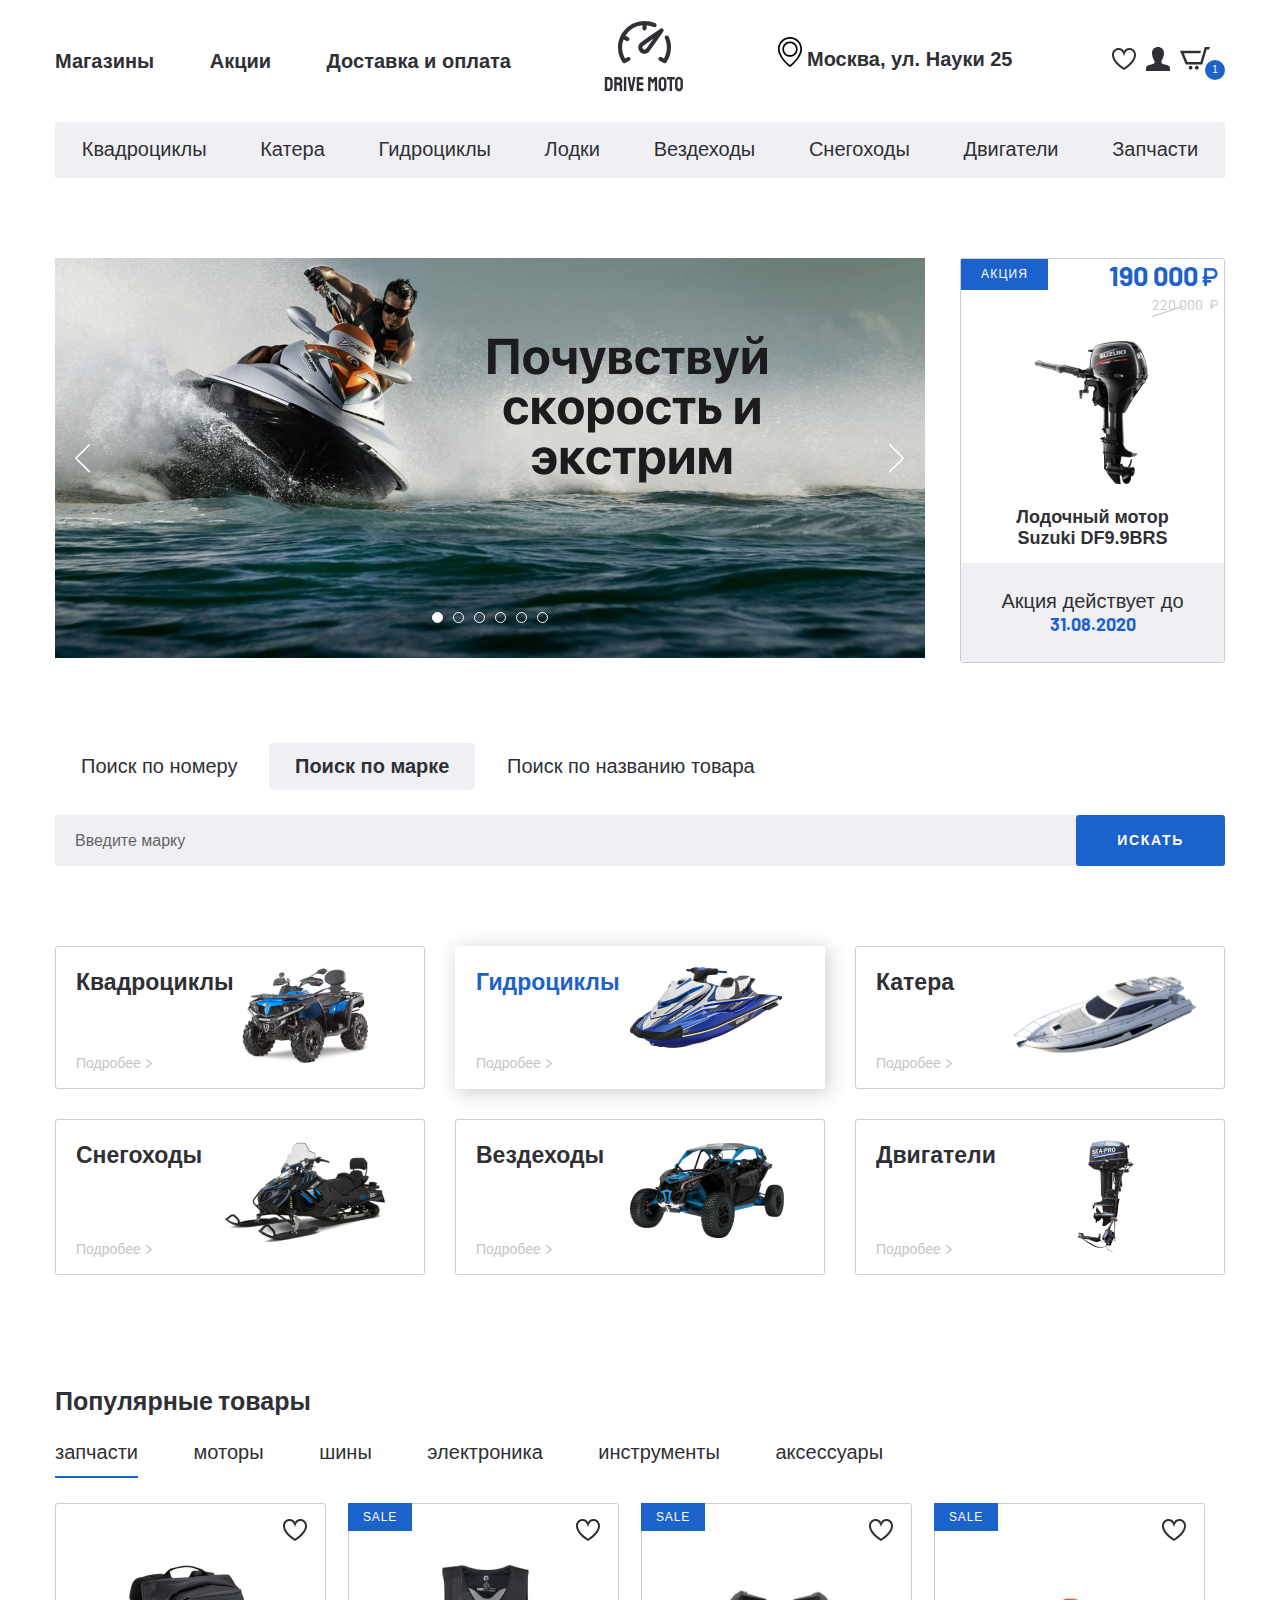
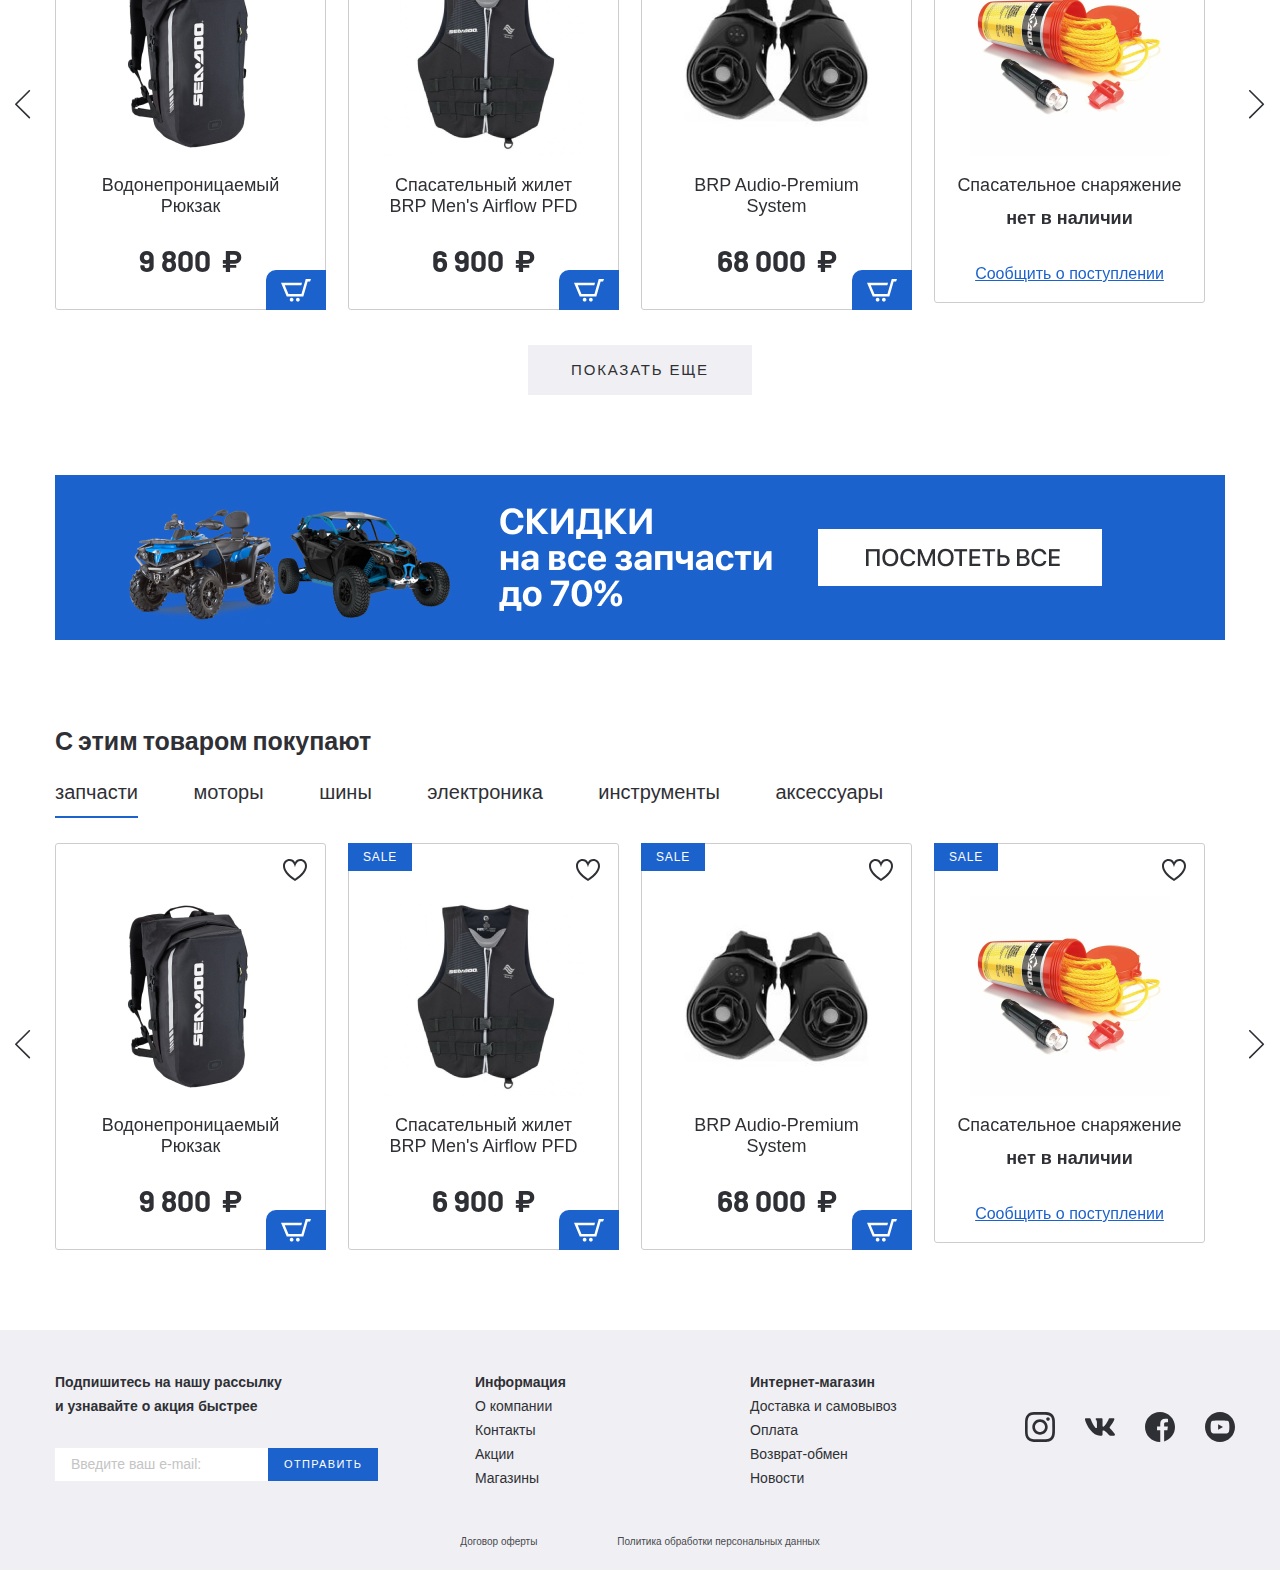
<file: index.html>
<!DOCTYPE html>
<html lang="en">
	<head>
		<meta charset="UTF-8" />
		<meta name="viewport" content="width=device-width, initial-scale=1.0" />
		<meta http-equiv="X-UA-Compatible" content="ie=edge" />
		<title>Document</title>
		<link rel="stylesheet" href="css/normalize.css" />
		<link rel="stylesheet" href="css/slick.css" />
		<link rel="stylesheet" href="css/fonts.css" />
		<link rel="preconnect" href="https://fonts.gstatic.com" />
		<link href="https://fonts.googleapis.com/css2?family=Barlow:wght@400;700&display=swap" rel="stylesheet" />
		<link rel="stylesheet" href="css/ion.rangeSlider.min.css" />
		<link rel="stylesheet" href="css/jquery.formstyler.css" />
		<link rel="stylesheet" href="css/jquery.formstyler.theme.css" />
		<link rel="stylesheet" href="css/jquery.rateyo.min.css" />		
		<link rel="stylesheet" href="css/style.css" />
	</head>
	<body>
		<!-- Header -->
		<header class="header">
			<div class="header__top">
				<div class="container">
					<div class="header__top-inner">
						<nav class="menu">
							<ul class="menu__list">
								<li class="menu__item">
									<a href="##" class="menu__link">Магазины</a>
								</li>
								<li class="menu__item">
									<a href="#" class="menu__link">Акции</a>
								</li>
								<li class="menu__item">
									<a href="#" class="menu__link">Доставка и оплата</a>
								</li>
							</ul>
						</nav>
						<a href="#" class="logo">
							<img src="images/logo.svg" alt="logo" class="logo__img" />
						</a>
						<div class="header__profile">
							<p class="header__adress">Москва, ул. Науки 25</p>
							<ul class="user-list">
								<li class="user-list__item">
									<a href="#" class="user-list__link">
										<img src="images/heart.svg" alt="favorite" />
									</a>
								</li>
								<li class="user-list__item">
									<a href="#" class="user-list__link">
										<img src="images/user.svg" alt="user" />
									</a>
								</li>
								<li class="user-list__item">
									<a href="#" class="user-list__link basket">
										<img src="images/basket.svg" alt="basket" />
										<p class="basket__num">1</p>
									</a>
								</li>
							</ul>
						</div>
					</div>
				</div>
			</div>
			<div class="header__bottom">
				<div class="container">
					<ul class="menu-categories">
						<li class="menu-categories__item">
							<a href="#" class="menu-categories__link">Квадроциклы</a>
						</li>
						<li class="menu-categories__item">
							<a href="#" class="menu-categories__link">Катера</a>
						</li>
						<li class="menu-categories__item">
							<a href="#" class="menu-categories__link">Гидроциклы</a>
						</li>
						<li class="menu-categories__item">
							<a href="#" class="menu-categories__link">Лодки</a>
						</li>
						<li class="menu-categories__item">
							<a href="#" class="menu-categories__link">Вездеходы</a>
						</li>
						<li class="menu-categories__item">
							<a href="#" class="menu-categories__link">Снегоходы</a>
						</li>
						<li class="menu-categories__item">
							<a href="#" class="menu-categories__link">Двигатели</a>
						</li>
						<li class="menu-categories__item">
							<a href="#" class="menu-categories__link">Запчасти</a>
						</li>
					</ul>
				</div>
			</div>
		</header>
		<!-- Header end -->

		<!-- Banner -->
		<section class="banner-section page-section">
			<div class="container">
				<div class="banner-section__inner">
					<div class="banner-section__slider">
						<a class="banner-section__slider-item">
							<img class="banner-section__slider-img" src="images/slider/banner-slider1.jpg" alt="banner" />
						</a>

						<a class="banner-section__slider-item" href="#">
							<img class="banner-section__slider-img" src="images/slider/banner-slider1.jpg" alt="banner" />
						</a>

						<a class="banner-section__slider-item" href="#">
							<img class="banner-section__slider-img" src="images/slider/banner-slider1.jpg" alt="banner" />
						</a>

						<a class="banner-section__slider-item" href="#">
							<img class="banner-section__slider-img" src="images/slider/banner-slider1.jpg" alt="banner" />
						</a>

						<a class="banner-section__slider-item" href="#">
							<img class="banner-section__slider-img" src="images/slider/banner-slider1.jpg" alt="banner" />
						</a>

						<a class="banner-section__slider-item" href="#">
							<img class="banner-section__slider-img" src="images/slider/banner-slider1.jpg" alt="banner" />
						</a>
					</div>
					<a class="banner-section__item sale-item" href="#">
						<div class="sale-item__top">
							<div class="sale-item__info">акция</div>
							<div class="sale-item__price">
								<div class="price sale-item__price-new">190 000</div>
								<div class="price sale-item__price-old">220 000</div>
							</div>
						</div>
						<div class="sale__photo">
							<img src="images/content/sale-1.png" alt="sale" class="sale-item__img" />
						</div>

						<h5 class="sale-item-title">
							Лодочный мотор <br />
							Suzuki DF9.9BRS
						</h5>
						<p class="sale-item__footer">
							Акция действует до
							<span>31.08.2020</span>
						</p>
					</a>
				</div>
			</div>
		</section>
		<!-- Banner end -->
		<!-- Search Section  -->

		<section class="search page-section">
			<div class="container">
				<div class="search__inner">
					<div class="search__tabs">
						<a href="#tab-1" class="tab search__tabs-item">Поиск по номеру</a>
						<a href="#tab-2" class="tab search__tabs-item tab--active">Поиск по марке</a>
						<a href="#tab-3" class="tab search__tabs-item">Поиск по названию товара</a>
					</div>
					<div class="search__content">
						<div id="tab-1" class="tabs-content search__content-item">
							<form class="search__content-form">
								<input class="search__content-input" type="text" placeholder="Введите номер" />
								<button class="search__content-btn" type="submit">искать</button>
							</form>
						</div>
						<div id="tab-2" class="tabs-content search__content-item tabs-content--active">
							<form class="search__content-form">
								<input class="search__content-input" type="text" placeholder="Введите марку" />
								<button class="search__content-btn" type="submit">искать</button>
							</form>
						</div>
						<div id="tab-3" class="tabs-content search__content-item">
							<form class="search__content-form">
								<input class="search__content-input" type="text" placeholder="Введите названию" />
								<button class="search__content-btn" type="submit">искать</button>
							</form>
						</div>
					</div>
				</div>
			</div>
		</section>

		<!-- Search Section End -->

		<!-- Categories Section  -->

		<section class="categories page-section">
			<div class="container">
				<div class="categories__inner">
					<a href="#" class="categories__item">
						<div class="categories__item-info">
							<h4 class="categories__item-title">Квадроциклы</h4>
							<p class="categories__item-text">Подробее</p>
						</div>
						<div class="categories__item-img">
							<img src="./images/content/CFMOTO-X6-EPS_blue_1.png" alt="CFMOTO-X6-EPS_blue_1" />
						</div>
					</a>

					<a href="#" class="categories__item categories__item--active">
						<div class="categories__item-info">
							<h4 class="categories__item-title">Гидроциклы</h4>
							<p class="categories__item-text">Подробее</p>
						</div>
						<div class="categories__item-img">
							<img src="./images/content/jet_ski_PNG90_1.png" alt="jet_ski_PNG90_1.png" />
						</div>
					</a>

					<a href="#" class="categories__item">
						<div class="categories__item-info">
							<h4 class="categories__item-title">Катера</h4>
							<p class="categories__item-text">Подробее</p>
						</div>
						<div class="categories__item-img">
							<img src="./images/content/boat_PNG36-1.png" alt="boat_PNG36-1" />
						</div>
					</a>

					<a href="#" class="categories__item">
						<div class="categories__item-info">
							<h4 class="categories__item-title">Снегоходы</h4>
							<p class="categories__item-text">Подробее</p>
						</div>
						<div class="categories__item-img">
							<img src="./images/content/rmvector551_1.png" alt="rmvector551_" />
						</div>
					</a>

					<a href="#" class="categories__item">
						<div class="categories__item-info">
							<h4 class="categories__item-title">Вездеходы</h4>
							<p class="categories__item-text">Подробее</p>
						</div>
						<div class="categories__item-img">
							<img src="./images/content/2018-Maverick-X3-X-rc-TURBO-R-Carbon-Black-and-Octane-Blue_3-4-front4072_1.png" alt="2018-Maverick-X3-X-rc-TURBO-R-Carbon-Black-and-Octane-Blue_3-4-front4072_1.png" />
						</div>
					</a>

					<a href="#" class="categories__item">
						<div class="categories__item-info">
							<h4 class="categories__item-title">Двигатели</h4>
							<p class="categories__item-text">Подробее</p>
						</div>
						<div class="categories__item-img">
							<img src="./images/content/images_1.png" alt="Engines" />
						</div>
					</a>
				</div>
			</div>
		</section>

		<!-- Categories Section End -->

		<!-- Producs Section -->

		<section class="products">
			<div class="container">
				<div class="products__inner">
					<h3 class="products-title">Популярные товары</h3>
					<div class="tabs-wrapper">
						<div class="tabs products__tabs">
							<a href="#product-tab-1" class="tab products__tab tab--active">запчасти</a>
							<a href="#product-tab-2" class="tab products__tab">моторы</a>
							<a href="#product-tab-3" class="tab products__tab">шины</a>
							<a href="#product-tab-4" class="tab products__tab">электроника</a>
							<a href="#product-tab-5" class="tab products__tab">инструменты</a>
							<a href="#product-tab-6" class="tab products__tab">аксессуары</a>
						</div>
						<div class="tabs-container products__container">
							<div id="product-tab-1" class="tabs-content products__content tabs-content--active">
								<div class="product-slider">
									<div class="product-slider__item">
										<div class="product-item__wrapper">
											<button class="product-item__favorite"></button>
											<button class="product-item__basket">
												<img src="./images/basket-white.svg" alt="Basket" />
											</button>
											<a href="#" class="product-item__notify-link">Сообщить о поступлении</a>
											<a href="#" class="product-item">
												<p class="product-item__hover-text">посмотреть товар</p>
												<img src="./images/content/cq5dam.web.768 1.png" alt="Водонепроницаемый Рюкзак" class="product-item-img" />
												<h4 class="product-item__title">Водонепроницаемый<br />Рюкзак</h4>
												<p class="product-item__price price">9 800</p>
												<p class="product-item__notify-text">нет в наличии</p>
											</a>
										</div>
									</div>

									<div class="product-slider__item">
										<div class="product-item__wrapper">
											<button class="product-item__favorite"></button>
											<button class="product-item__basket">
												<img src="./images/basket-white.svg" alt="Basket" />
											</button>
											<a href="#" class="product-item__notify-link">Сообщить о поступлении</a>
											<a href="#" class="product-item product-item--sale">
												<p class="product-item__hover-text">посмотреть товар</p>
												<img src="./images/content/55a4f760715a1 1.png" alt="Спасательный жилет BRP Men's Airflow PFD" class="product-item-img" />
												<h4 class="product-item__title">
													Спасательный жилет <br />
													BRP Men's Airflow PFD
												</h4>
												<p class="product-item__price price">6 900</p>
												<p class="product-item__notify-text">нет в наличии</p>
											</a>
										</div>
									</div>

									<div class="product-slider__item">
										<div class="product-item__wrapper">
											<button class="product-item__favorite"></button>
											<button class="product-item__basket">
												<img src="./images/basket-white.svg" alt="Basket" />
											</button>
											<a href="#" class="product-item__notify-link">Сообщить о поступлении</a>
											<a href="#" class="product-item product-item--sale">
												<p class="product-item__hover-text">посмотреть товар</p>
												<img src="./images/content/s-l225 1.png" alt="BRP Audio-Premium System" class="product-item-img" />
												<h4 class="product-item__title">BRP Audio-Premium System</h4>
												<p class="product-item__price price">68 000</p>
												<p class="product-item__notify-text">нет в наличии</p>
											</a>
										</div>
									</div>

									<div class="product-slider__item">
										<div class="product-item__wrapper product-item__unavaiable">
											<button class="product-item__favorite"></button>
											<button class="product-item__basket">
												<img src="./images/basket-white.svg" alt="Basket" />
											</button>
											<a href="#" class="product-item__notify-link">Сообщить о поступлении</a>
											<a href="#" class="product-item product-item--sale">
												<p class="product-item__hover-text">посмотреть товар</p>
												<img src="./images/content/s-l1600 1.png" alt="Спасательное снаряжение" class="product-item-img" />
												<h4 class="product-item__title">Спасательное снаряжение</h4>
												<p class="product-item__price price">9 800</p>
												<p class="product-item__notify-text">нет в наличии</p>
											</a>
										</div>
									</div>

									<div class="product-slider__item">
										<div class="product-item__wrapper">
											<button class="product-item__favorite"></button>
											<button class="product-item__basket">
												<img src="./images/basket-white.svg" alt="Basket" />
											</button>
											<a href="#" class="product-item__notify-link">Сообщить о поступлении</a>
											<a href="#" class="product-item">
												<p class="product-item__hover-text">посмотреть товар</p>
												<img src="./images/content/cq5dam.web.768 1.png" alt="Водонепроницаемый Рюкзак" class="product-item-img" />
												<h4 class="product-item__title">Водонепроницаемый<br />Рюкзак</h4>
												<p class="product-item__price price">9 800</p>
												<p class="product-item__notify-text">нет в наличии</p>
											</a>
										</div>
									</div>

									<div class="product-slider__item">
										<div class="product-item__wrapper">
											<button class="product-item__favorite"></button>
											<button class="product-item__basket">
												<img src="./images/basket-white.svg" alt="Basket" />
											</button>
											<a href="#" class="product-item__notify-link">Сообщить о поступлении</a>
											<a href="#" class="product-item product-item--sale">
												<p class="product-item__hover-text">посмотреть товар</p>
												<img src="./images/content/55a4f760715a1 1.png" alt="Спасательный жилет BRP Men's Airflow PFD" class="product-item-img" />
												<h4 class="product-item__title">
													Спасательный жилет <br />
													BRP Men's Airflow PFD
												</h4>
												<p class="product-item__price price">6 900</p>
												<p class="product-item__notify-text">нет в наличии</p>
											</a>
										</div>
									</div>

									<div class="product-slider__item">
										<div class="product-item__wrapper">
											<button class="product-item__favorite"></button>
											<button class="product-item__basket">
												<img src="./images/basket-white.svg" alt="Basket" />
											</button>
											<a href="#" class="product-item__notify-link">Сообщить о поступлении</a>
											<a href="#" class="product-item product-item--sale">
												<p class="product-item__hover-text">посмотреть товар</p>
												<img src="./images/content/s-l225 1.png" alt="BRP Audio-Premium System" class="product-item-img" />
												<h4 class="product-item__title">BRP Audio-Premium System</h4>
												<p class="product-item__price price">68 000</p>
												<p class="product-item__notify-text">нет в наличии</p>
											</a>
										</div>
									</div>

									<div class="product-slider__item">
										<div class="product-item__wrapper product-item__unavaiable">
											<button class="product-item__favorite"></button>
											<button class="product-item__basket">
												<img src="./images/basket-white.svg" alt="Basket" />
											</button>
											<a href="#" class="product-item__notify-link">Сообщить о поступлении</a>
											<a href="#" class="product-item product-item--sale">
												<p class="product-item__hover-text">посмотреть товар</p>
												<img src="./images/content/s-l1600 1.png" alt="Спасательное снаряжение" class="product-item-img" />
												<h4 class="product-item__title">Спасательное снаряжение</h4>
												<p class="product-item__price price">9 800</p>
												<p class="product-item__notify-text">нет в наличии</p>
											</a>
										</div>
									</div>
								</div>
							</div>

							<div id="product-tab-2" class="tabs-content products__content">
								<div class="product-slider">
									<div class="product-slider__item">
										<div class="product-item__wrapper">
											<button class="product-item__favorite"></button>
											<button class="product-item__basket">
												<img src="./images/basket-white.svg" alt="Basket" />
											</button>
											<a href="#" class="product-item__notify-link">Сообщить о поступлении</a>
											<a href="#" class="product-item">
												<p class="product-item__hover-text">посмотреть товар</p>
												<img src="./images/content/cq5dam.web.768 1.png" alt="Водонепроницаемый Рюкзак" class="product-item-img" />
												<h4 class="product-item__title">Водонепроницаемый<br />Рюкзак</h4>
												<p class="product-item__price price">9 800</p>
												<p class="product-item__notify-text">нет в наличии</p>
											</a>
										</div>
									</div>

									<div class="product-slider__item">
										<div class="product-item__wrapper">
											<button class="product-item__favorite"></button>
											<button class="product-item__basket">
												<img src="./images/basket-white.svg" alt="Basket" />
											</button>
											<a href="#" class="product-item__notify-link">Сообщить о поступлении</a>
											<a href="#" class="product-item product-item--sale">
												<p class="product-item__hover-text">посмотреть товар</p>
												<img src="./images/content/55a4f760715a1 1.png" alt="Спасательный жилет BRP Men's Airflow PFD" class="product-item-img" />
												<h4 class="product-item__title">
													Спасательный жилет <br />
													BRP Men's Airflow PFD
												</h4>
												<p class="product-item__price price">6 900</p>
												<p class="product-item__notify-text">нет в наличии</p>
											</a>
										</div>
									</div>

									<div class="product-slider__item">
										<div class="product-item__wrapper">
											<button class="product-item__favorite"></button>
											<button class="product-item__basket">
												<img src="./images/basket-white.svg" alt="Basket" />
											</button>
											<a href="#" class="product-item__notify-link">Сообщить о поступлении</a>
											<a href="#" class="product-item product-item--sale">
												<p class="product-item__hover-text">посмотреть товар</p>
												<img src="./images/content/s-l225 1.png" alt="BRP Audio-Premium System" class="product-item-img" />
												<h4 class="product-item__title">BRP Audio-Premium System</h4>
												<p class="product-item__price price">68 000</p>
												<p class="product-item__notify-text">нет в наличии</p>
											</a>
										</div>
									</div>

									<div class="product-slider__item">
										<div class="product-item__wrapper product-item__unavaiable">
											<button class="product-item__favorite"></button>
											<button class="product-item__basket">
												<img src="./images/basket-white.svg" alt="Basket" />
											</button>
											<a href="#" class="product-item__notify-link">Сообщить о поступлении</a>
											<a href="#" class="product-item product-item--sale">
												<p class="product-item__hover-text">посмотреть товар</p>
												<img src="./images/content/s-l1600 1.png" alt="Спасательное снаряжение" class="product-item-img" />
												<h4 class="product-item__title">Спасательное снаряжение</h4>
												<p class="product-item__price price">9 800</p>
												<p class="product-item__notify-text">нет в наличии</p>
											</a>
										</div>
									</div>

									<div class="product-slider__item">
										<div class="product-item__wrapper">
											<button class="product-item__favorite"></button>
											<button class="product-item__basket">
												<img src="./images/basket-white.svg" alt="Basket" />
											</button>
											<a href="#" class="product-item__notify-link">Сообщить о поступлении</a>
											<a href="#" class="product-item">
												<p class="product-item__hover-text">посмотреть товар</p>
												<img src="./images/content/cq5dam.web.768 1.png" alt="Водонепроницаемый Рюкзак" class="product-item-img" />
												<h4 class="product-item__title">Водонепроницаемый<br />Рюкзак</h4>
												<p class="product-item__price price">9 800</p>
												<p class="product-item__notify-text">нет в наличии</p>
											</a>
										</div>
									</div>

									<div class="product-slider__item">
										<div class="product-item__wrapper">
											<button class="product-item__favorite"></button>
											<button class="product-item__basket">
												<img src="./images/basket-white.svg" alt="Basket" />
											</button>
											<a href="#" class="product-item__notify-link">Сообщить о поступлении</a>
											<a href="#" class="product-item product-item--sale">
												<p class="product-item__hover-text">посмотреть товар</p>
												<img src="./images/content/55a4f760715a1 1.png" alt="Спасательный жилет BRP Men's Airflow PFD" class="product-item-img" />
												<h4 class="product-item__title">
													Спасательный жилет <br />
													BRP Men's Airflow PFD
												</h4>
												<p class="product-item__price price">6 900</p>
												<p class="product-item__notify-text">нет в наличии</p>
											</a>
										</div>
									</div>

									<div class="product-slider__item">
										<div class="product-item__wrapper">
											<button class="product-item__favorite"></button>
											<button class="product-item__basket">
												<img src="./images/basket-white.svg" alt="Basket" />
											</button>
											<a href="#" class="product-item__notify-link">Сообщить о поступлении</a>
											<a href="#" class="product-item product-item--sale">
												<p class="product-item__hover-text">посмотреть товар</p>
												<img src="./images/content/s-l225 1.png" alt="BRP Audio-Premium System" class="product-item-img" />
												<h4 class="product-item__title">BRP Audio-Premium System</h4>
												<p class="product-item__price price">68 000</p>
												<p class="product-item__notify-text">нет в наличии</p>
											</a>
										</div>
									</div>

									<div class="product-slider__item">
										<div class="product-item__wrapper product-item__unavaiable">
											<button class="product-item__favorite"></button>
											<button class="product-item__basket">
												<img src="./images/basket-white.svg" alt="Basket" />
											</button>
											<a href="#" class="product-item__notify-link">Сообщить о поступлении</a>
											<a href="#" class="product-item product-item--sale">
												<p class="product-item__hover-text">посмотреть товар</p>
												<img src="./images/content/s-l1600 1.png" alt="Спасательное снаряжение" class="product-item-img" />
												<h4 class="product-item__title">Спасательное снаряжение</h4>
												<p class="product-item__price price">9 800</p>
												<p class="product-item__notify-text">нет в наличии</p>
											</a>
										</div>
									</div>
								</div>
							</div>
							<div id="product-tab-3" class="tabs-content products__content">Slider-3</div>
							<div id="product-tab-4" class="tabs-content products__content">Slider-4</div>
							<div id="product-tab-5" class="tabs-content products__content">Slider-5</div>
							<div id="product-tab-6" class="tabs-content products__content">Slider-6</div>
						</div>
					</div>
					<div class="product-more">
						<a class="product-more__link">Показать еще</a>
					</div>
				</div>
			</div>
		</section>

		<!-- Producs Section End -->
		<section class="banner">
			<div class="container">
				<a href="#" class="banner__link">
					<img src="./images/content/banner-1.jpg" alt="banner" />
				</a>
			</div>
		</section>

		<section class="products">
			<div class="container">
				<div class="products__inner">
					<h3 class="products-title">С этим товаром покупают</h3>
					<div class="tabs-wrapper">
						<div class="tabs products__tabs">
							<a href="#product-also-tab-1" class="tab products__tab tab--active">запчасти</a>
							<a href="#product-also-tab-2" class="tab products__tab">моторы</a>
							<a href="#product-also-tab-3" class="tab products__tab">шины</a>
							<a href="#product-also-tab-4" class="tab products__tab">электроника</a>
							<a href="#product-also-tab-5" class="tab products__tab">инструменты</a>
							<a href="#product-also-tab-6" class="tab products__tab">аксессуары</a>
						</div>
						<div class="tabs-container products__container">
							<div id="product-also-tab-1" class="tabs-content products__content tabs-content--active">
								<div class="product-slider">
									<div class="product-slider__item">
										<div class="product-item__wrapper">
											<button class="product-item__favorite"></button>
											<button class="product-item__basket">
												<img src="./images/basket-white.svg" alt="Basket" />
											</button>
											<a href="#" class="product-item__notify-link">Сообщить о поступлении</a>
											<a href="#" class="product-item">
												<p class="product-item__hover-text">посмотреть товар</p>
												<img src="./images/content/cq5dam.web.768 1.png" alt="Водонепроницаемый Рюкзак" class="product-item-img" />
												<h4 class="product-item__title">Водонепроницаемый<br />Рюкзак</h4>
												<p class="product-item__price price">9 800</p>
												<p class="product-item__notify-text">нет в наличии</p>
											</a>
										</div>
									</div>

									<div class="product-slider__item">
										<div class="product-item__wrapper">
											<button class="product-item__favorite"></button>
											<button class="product-item__basket">
												<img src="./images/basket-white.svg" alt="Basket" />
											</button>
											<a href="#" class="product-item__notify-link">Сообщить о поступлении</a>
											<a href="#" class="product-item product-item--sale">
												<p class="product-item__hover-text">посмотреть товар</p>
												<img src="./images/content/55a4f760715a1 1.png" alt="Спасательный жилет BRP Men's Airflow PFD" class="product-item-img" />
												<h4 class="product-item__title">
													Спасательный жилет <br />
													BRP Men's Airflow PFD
												</h4>
												<p class="product-item__price price">6 900</p>
												<p class="product-item__notify-text">нет в наличии</p>
											</a>
										</div>
									</div>

									<div class="product-slider__item">
										<div class="product-item__wrapper">
											<button class="product-item__favorite"></button>
											<button class="product-item__basket">
												<img src="./images/basket-white.svg" alt="Basket" />
											</button>
											<a href="#" class="product-item__notify-link">Сообщить о поступлении</a>
											<a href="#" class="product-item product-item--sale">
												<p class="product-item__hover-text">посмотреть товар</p>
												<img src="./images/content/s-l225 1.png" alt="BRP Audio-Premium System" class="product-item-img" />
												<h4 class="product-item__title">BRP Audio-Premium System</h4>
												<p class="product-item__price price">68 000</p>
												<p class="product-item__notify-text">нет в наличии</p>
											</a>
										</div>
									</div>

									<div class="product-slider__item">
										<div class="product-item__wrapper product-item__unavaiable">
											<button class="product-item__favorite"></button>
											<button class="product-item__basket">
												<img src="./images/basket-white.svg" alt="Basket" />
											</button>
											<a href="#" class="product-item__notify-link">Сообщить о поступлении</a>
											<a href="#" class="product-item product-item--sale">
												<p class="product-item__hover-text">посмотреть товар</p>
												<img src="./images/content/s-l1600 1.png" alt="Спасательное снаряжение" class="product-item-img" />
												<h4 class="product-item__title">Спасательное снаряжение</h4>
												<p class="product-item__price price">9 800</p>
												<p class="product-item__notify-text">нет в наличии</p>
											</a>
										</div>
									</div>

									<div class="product-slider__item">
										<div class="product-item__wrapper">
											<button class="product-item__favorite"></button>
											<button class="product-item__basket">
												<img src="./images/basket-white.svg" alt="Basket" />
											</button>
											<a href="#" class="product-item__notify-link">Сообщить о поступлении</a>
											<a href="#" class="product-item">
												<p class="product-item__hover-text">посмотреть товар</p>
												<img src="./images/content/cq5dam.web.768 1.png" alt="Водонепроницаемый Рюкзак" class="product-item-img" />
												<h4 class="product-item__title">Водонепроницаемый<br />Рюкзак</h4>
												<p class="product-item__price price">9 800</p>
												<p class="product-item__notify-text">нет в наличии</p>
											</a>
										</div>
									</div>

									<div class="product-slider__item">
										<div class="product-item__wrapper">
											<button class="product-item__favorite"></button>
											<button class="product-item__basket">
												<img src="./images/basket-white.svg" alt="Basket" />
											</button>
											<a href="#" class="product-item__notify-link">Сообщить о поступлении</a>
											<a href="#" class="product-item product-item--sale">
												<p class="product-item__hover-text">посмотреть товар</p>
												<img src="./images/content/55a4f760715a1 1.png" alt="Спасательный жилет BRP Men's Airflow PFD" class="product-item-img" />
												<h4 class="product-item__title">
													Спасательный жилет <br />
													BRP Men's Airflow PFD
												</h4>
												<p class="product-item__price price">6 900</p>
												<p class="product-item__notify-text">нет в наличии</p>
											</a>
										</div>
									</div>

									<div class="product-slider__item">
										<div class="product-item__wrapper">
											<button class="product-item__favorite"></button>
											<button class="product-item__basket">
												<img src="./images/basket-white.svg" alt="Basket" />
											</button>
											<a href="#" class="product-item__notify-link">Сообщить о поступлении</a>
											<a href="#" class="product-item product-item--sale">
												<p class="product-item__hover-text">посмотреть товар</p>
												<img src="./images/content/s-l225 1.png" alt="BRP Audio-Premium System" class="product-item-img" />
												<h4 class="product-item__title">BRP Audio-Premium System</h4>
												<p class="product-item__price price">68 000</p>
												<p class="product-item__notify-text">нет в наличии</p>
											</a>
										</div>
									</div>

									<div class="product-slider__item">
										<div class="product-item__wrapper product-item__unavaiable">
											<button class="product-item__favorite"></button>
											<button class="product-item__basket">
												<img src="./images/basket-white.svg" alt="Basket" />
											</button>
											<a href="#" class="product-item__notify-link">Сообщить о поступлении</a>
											<a href="#" class="product-item product-item--sale">
												<p class="product-item__hover-text">посмотреть товар</p>
												<img src="./images/content/s-l1600 1.png" alt="Спасательное снаряжение" class="product-item-img" />
												<h4 class="product-item__title">Спасательное снаряжение</h4>
												<p class="product-item__price price">9 800</p>
												<p class="product-item__notify-text">нет в наличии</p>
											</a>
										</div>
									</div>
								</div>
							</div>

							<div id="product-also-tab-2" class="tabs-content products__content">
								<div class="product-slider">
									<div class="product-slider__item">
										<div class="product-item__wrapper">
											<button class="product-item__favorite"></button>
											<button class="product-item__basket">
												<img src="./images/basket-white.svg" alt="Basket" />
											</button>
											<a href="#" class="product-item__notify-link">Сообщить о поступлении</a>
											<a href="#" class="product-item">
												<p class="product-item__hover-text">посмотреть товар</p>
												<img src="./images/content/cq5dam.web.768 1.png" alt="Водонепроницаемый Рюкзак" class="product-item-img" />
												<h4 class="product-item__title">Водонепроницаемый<br />Рюкзак</h4>
												<p class="product-item__price price">9 800</p>
												<p class="product-item__notify-text">нет в наличии</p>
											</a>
										</div>
									</div>

									<div class="product-slider__item">
										<div class="product-item__wrapper">
											<button class="product-item__favorite"></button>
											<button class="product-item__basket">
												<img src="./images/basket-white.svg" alt="Basket" />
											</button>
											<a href="#" class="product-item__notify-link">Сообщить о поступлении</a>
											<a href="#" class="product-item product-item--sale">
												<p class="product-item__hover-text">посмотреть товар</p>
												<img src="./images/content/55a4f760715a1 1.png" alt="Спасательный жилет BRP Men's Airflow PFD" class="product-item-img" />
												<h4 class="product-item__title">
													Спасательный жилет <br />
													BRP Men's Airflow PFD
												</h4>
												<p class="product-item__price price">6 900</p>
												<p class="product-item__notify-text">нет в наличии</p>
											</a>
										</div>
									</div>

									<div class="product-slider__item">
										<div class="product-item__wrapper">
											<button class="product-item__favorite"></button>
											<button class="product-item__basket">
												<img src="./images/basket-white.svg" alt="Basket" />
											</button>
											<a href="#" class="product-item__notify-link">Сообщить о поступлении</a>
											<a href="#" class="product-item product-item--sale">
												<p class="product-item__hover-text">посмотреть товар</p>
												<img src="./images/content/s-l225 1.png" alt="BRP Audio-Premium System" class="product-item-img" />
												<h4 class="product-item__title">BRP Audio-Premium System</h4>
												<p class="product-item__price price">68 000</p>
												<p class="product-item__notify-text">нет в наличии</p>
											</a>
										</div>
									</div>

									<div class="product-slider__item">
										<div class="product-item__wrapper product-item__unavaiable">
											<button class="product-item__favorite"></button>
											<button class="product-item__basket">
												<img src="./images/basket-white.svg" alt="Basket" />
											</button>
											<a href="#" class="product-item__notify-link">Сообщить о поступлении</a>
											<a href="#" class="product-item product-item--sale">
												<p class="product-item__hover-text">посмотреть товар</p>
												<img src="./images/content/s-l1600 1.png" alt="Спасательное снаряжение" class="product-item-img" />
												<h4 class="product-item__title">Спасательное снаряжение</h4>
												<p class="product-item__price price">9 800</p>
												<p class="product-item__notify-text">нет в наличии</p>
											</a>
										</div>
									</div>

									<div class="product-slider__item">
										<div class="product-item__wrapper">
											<button class="product-item__favorite"></button>
											<button class="product-item__basket">
												<img src="./images/basket-white.svg" alt="Basket" />
											</button>
											<a href="#" class="product-item__notify-link">Сообщить о поступлении</a>
											<a href="#" class="product-item">
												<p class="product-item__hover-text">посмотреть товар</p>
												<img src="./images/content/cq5dam.web.768 1.png" alt="Водонепроницаемый Рюкзак" class="product-item-img" />
												<h4 class="product-item__title">Водонепроницаемый<br />Рюкзак</h4>
												<p class="product-item__price price">9 800</p>
												<p class="product-item__notify-text">нет в наличии</p>
											</a>
										</div>
									</div>

									<div class="product-slider__item">
										<div class="product-item__wrapper">
											<button class="product-item__favorite"></button>
											<button class="product-item__basket">
												<img src="./images/basket-white.svg" alt="Basket" />
											</button>
											<a href="#" class="product-item__notify-link">Сообщить о поступлении</a>
											<a href="#" class="product-item product-item--sale">
												<p class="product-item__hover-text">посмотреть товар</p>
												<img src="./images/content/55a4f760715a1 1.png" alt="Спасательный жилет BRP Men's Airflow PFD" class="product-item-img" />
												<h4 class="product-item__title">
													Спасательный жилет <br />
													BRP Men's Airflow PFD
												</h4>
												<p class="product-item__price price">6 900</p>
												<p class="product-item__notify-text">нет в наличии</p>
											</a>
										</div>
									</div>

									<div class="product-slider__item">
										<div class="product-item__wrapper">
											<button class="product-item__favorite"></button>
											<button class="product-item__basket">
												<img src="./images/basket-white.svg" alt="Basket" />
											</button>
											<a href="#" class="product-item__notify-link">Сообщить о поступлении</a>
											<a href="#" class="product-item product-item--sale">
												<p class="product-item__hover-text">посмотреть товар</p>
												<img src="./images/content/s-l225 1.png" alt="BRP Audio-Premium System" class="product-item-img" />
												<h4 class="product-item__title">BRP Audio-Premium System</h4>
												<p class="product-item__price price">68 000</p>
												<p class="product-item__notify-text">нет в наличии</p>
											</a>
										</div>
									</div>

									<div class="product-slider__item">
										<div class="product-item__wrapper product-item__unavaiable">
											<button class="product-item__favorite"></button>
											<button class="product-item__basket">
												<img src="./images/basket-white.svg" alt="Basket" />
											</button>
											<a href="#" class="product-item__notify-link">Сообщить о поступлении</a>
											<a href="#" class="product-item product-item--sale">
												<p class="product-item__hover-text">посмотреть товар</p>
												<img src="./images/content/s-l1600 1.png" alt="Спасательное снаряжение" class="product-item-img" />
												<h4 class="product-item__title">Спасательное снаряжение</h4>
												<p class="product-item__price price">9 800</p>
												<p class="product-item__notify-text">нет в наличии</p>
											</a>
										</div>
									</div>
								</div>
							</div>
							<div id="product-also-tab-3" class="tabs-content products__content">Slider-3</div>
							<div id="product-also-tab-4" class="tabs-content products__content">Slider-4</div>
							<div id="product-also-tab-5" class="tabs-content products__content">Slider-5</div>
							<div id="product-also-tab-6" class="tabs-content products__content">Slider-6</div>
						</div>
					</div>
				</div>
			</div>
		</section>

		<footer class="footer">
			<div class="container">
				<div class="footer__top"></div>
				<div class="footer__top-inner">
					<div class="footer__top-item footer__top-newsletter">
						<div class="footer__top-title">
							<h4>
								Подпишитесь на нашу рассылку <br />
								и узнавайте о акция быстрее
							</h4>
							<form class="footer__top-form">
								<input type="text" class="footer__top-form-input-email" placeholder="Введите ваш e-mail:" />
								<input type="submit" class="footer__top-form-input-submit" value="Отправить" />
							</form>
						</div>
					</div>
					<div class="footer__top-item">
						<div class="footer__top-title">
							<h4>Информация</h4>
							<ul class="footer-list">
								<li class="footerlist__item"><a class="footer-list__link" href="#">О компании</a></li>
								<li class="footerlist__item"><a class="footer-list__link" href="#">Контакты</a></li>
								<li class="footerlist__item"><a class="footer-list__link" href="#">Акции</a></li>
								<li class="footerlist__item"><a class="footer-list__link" href="#">Магазины</a></li>
							</ul>
						</div>
					</div>
					<div class="footer__top-item">
						<div class="footer__top-title">
							<h4>Интернет-магазин</h4>
							<ul class="footer-list">
								<li class="footer-list__item"><a class="footer-list__link" href="#"> Доставка и самовывоз</a></li>
								<li class="footer-list__item"><a class="footer-list__link" href="#">Оплата</a></li>
								<li class="footer-list__item"><a class="footer-list__link" href="#">Возврат-обмен</a></li>
								<li class="footer-list__item"><a class="footer-list__link" href="#">Новости</a></li>
							</ul>
						</div>
					</div>
					<div class="footer__top-item">
						<ul class="footer__social-list">
							<li class="footer__social-list-item">
								<a href="#" class="footer__social-list-link instagram">
									<img src="./images/instagram.svg" alt="instagram" />
								</a>
							</li>
							<li class="footer__social-list-item">
								<a href="#" class="footer__social-list-link vk">
									<img src="./images/vk .svg" alt="vk" />
								</a>
							</li>
							<li class="footer__social-list-item">
								<a href="#" class="footer__social-list-link facebook">
									<img src="./images/facebook.svg" alt="facebook" />
								</a>
							</li>
							<li class="footer__social-list-item">
								<a href="#" class="footer__social-list-link youtube">
									<img src="./images/youtube.svg" alt="youtube" />
								</a>
							</li>
						</ul>
					</div>
				</div>
				<div class="footer__bottom">
					<a class="footer__bottom-link" href="#">Договор оферты</a>
					<a class="footer__bottom-link" href="#">Политика обработки персональных данных</a>
				</div>
			</div>
		</footer>

		<script src="js/jquery-3.4.1.min.js"></script>
		<script src="js/slick.min.js"></script>
		<script src="./js/ion.rangeSlider.min.js"></script>
		<script src="./js/jquery.formstyler.min.js"></script>
		<script src="js/jquery.rateyo.min.js"></script>
		<script src="js/main.js"></script>
	</body>
</html>
</file>
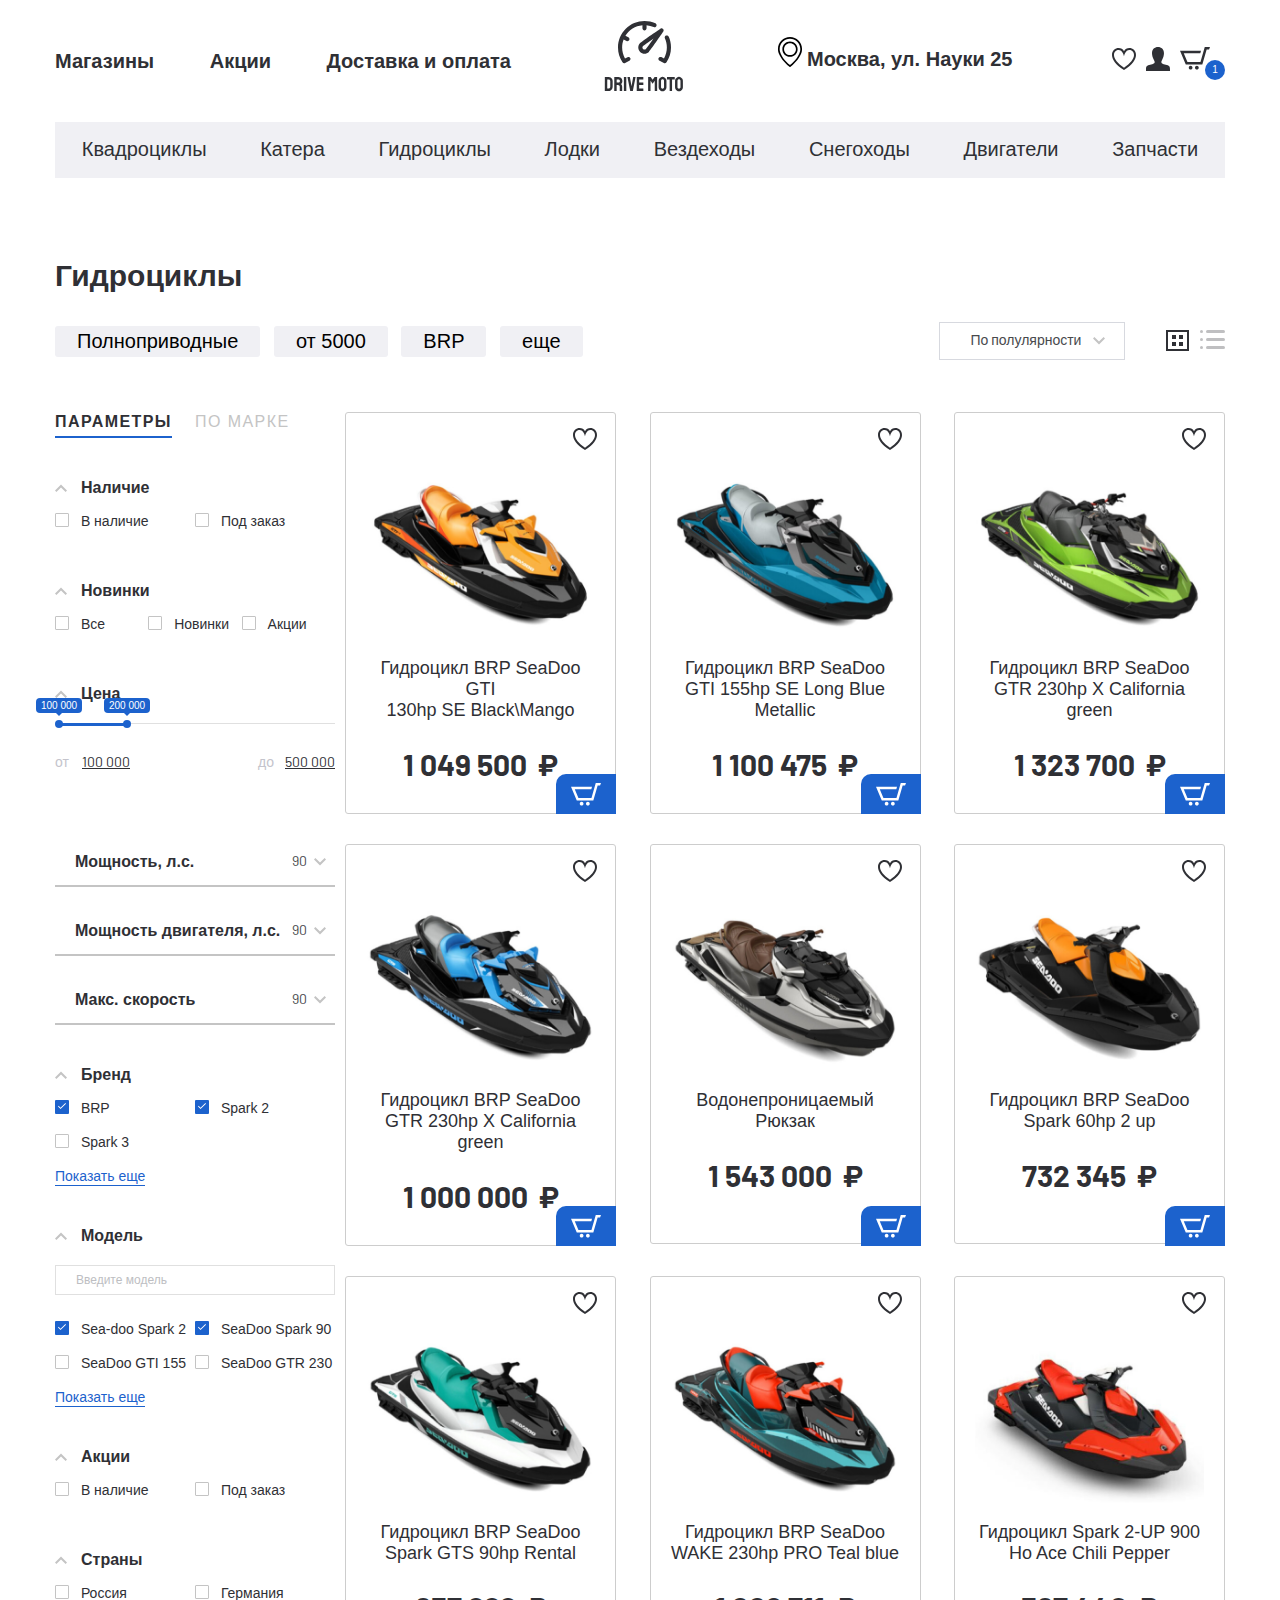
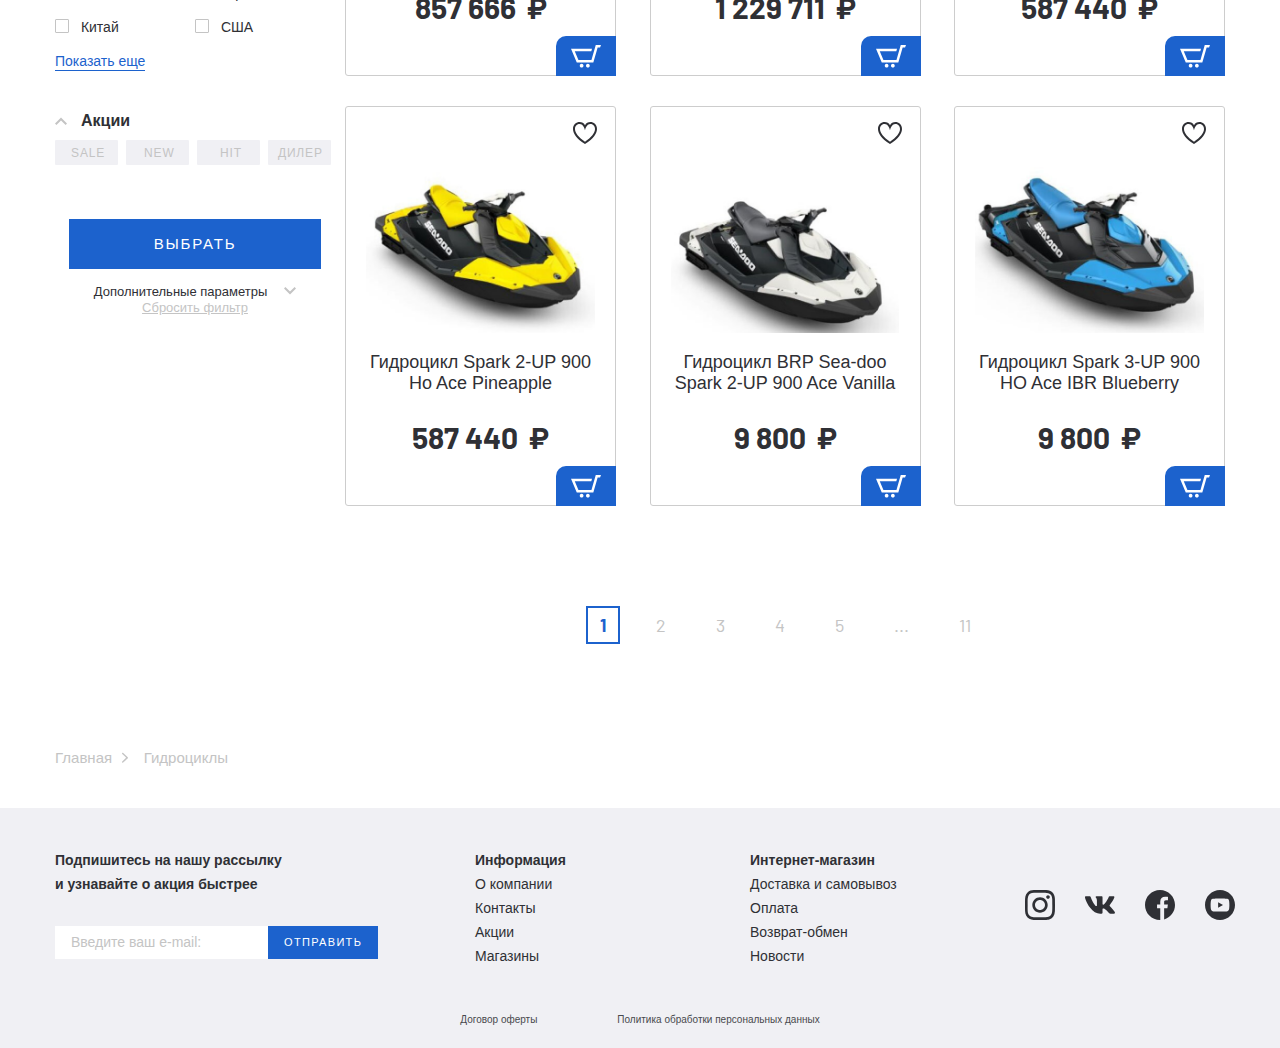
<file: catalog.html>
<!DOCTYPE html>
<html lang="en">
	<head>
		<meta charset="UTF-8" />
		<meta name="viewport" content="width=device-width, initial-scale=1.0" />
		<meta http-equiv="X-UA-Compatible" content="ie=edge" />
		<title>Document</title>
		<link rel="stylesheet" href="css/normalize.css" />
		<link rel="stylesheet" href="css/slick.css" />
		<link rel="stylesheet" href="css/fonts.css" />
		<link rel="preconnect" href="https://fonts.gstatic.com" />
		<link href="https://fonts.googleapis.com/css2?family=Barlow:wght@400;700&display=swap" rel="stylesheet" />
		<link rel="stylesheet" href="css/ion.rangeSlider.min.css" />
		<link rel="stylesheet" href="css/jquery.formstyler.css" />
		<link rel="stylesheet" href="css/jquery.formstyler.theme.css" />
		<link rel="stylesheet" href="css/jquery.rateyo.min.css" />
		<link rel="stylesheet" href="css/style.css" />
	</head>
	<body>
		<!-- Header -->
		<header class="header">
			<div class="header__top">
				<div class="container">
					<div class="header__top-inner">
						<nav class="menu">
							<ul class="menu__list">
								<li class="menu__item">
									<a href="##" class="menu__link">Магазины</a>
								</li>
								<li class="menu__item">
									<a href="#" class="menu__link">Акции</a>
								</li>
								<li class="menu__item">
									<a href="#" class="menu__link">Доставка и оплата</a>
								</li>
							</ul>
						</nav>
						<a href="#" class="logo">
							<img src="images/logo.svg" alt="logo" class="logo__img" />
						</a>
						<div class="header__profile">
							<p class="header__adress">Москва, ул. Науки 25</p>
							<ul class="user-list">
								<li class="user-list__item">
									<a href="#" class="user-list__link">
										<img src="images/heart.svg" alt="favorite" />
									</a>
								</li>
								<li class="user-list__item">
									<a href="#" class="user-list__link">
										<img src="images/user.svg" alt="user" />
									</a>
								</li>
								<li class="user-list__item">
									<a href="#" class="user-list__link basket">
										<img src="images/basket.svg" alt="basket" />
										<p class="basket__num">1</p>
									</a>
								</li>
							</ul>
						</div>
					</div>
				</div>
			</div>
			<div class="header__bottom">
				<div class="container">
					<ul class="menu-categories">
						<li class="menu-categories__item">
							<a href="#" class="menu-categories__link">Квадроциклы</a>
						</li>
						<li class="menu-categories__item">
							<a href="#" class="menu-categories__link">Катера</a>
						</li>
						<li class="menu-categories__item">
							<a href="#" class="menu-categories__link">Гидроциклы</a>
						</li>
						<li class="menu-categories__item">
							<a href="#" class="menu-categories__link">Лодки</a>
						</li>
						<li class="menu-categories__item">
							<a href="#" class="menu-categories__link">Вездеходы</a>
						</li>
						<li class="menu-categories__item">
							<a href="#" class="menu-categories__link">Снегоходы</a>
						</li>
						<li class="menu-categories__item">
							<a href="#" class="menu-categories__link">Двигатели</a>
						</li>
						<li class="menu-categories__item">
							<a href="#" class="menu-categories__link">Запчасти</a>
						</li>
					</ul>
				</div>
			</div>
		</header>
		<!-- Header end -->

		<!-- breadcrumbs -->

		<section class="catalog">
			<div class="container">
				<h2 class="catalog__title">Гидроциклы</h2>
				<div class="catalog__filter-row">
					<div class="catalog__filter-items">
						<button>Полноприводные</button>
						<button>от 5000</button>
						<button>BRP</button>
						<button>еще</button>
					</div>
					<div class="catalog__filter-display-option">
						<select class="filter-style select__item">
							<option selected="selected" value="">По полулярности</option>
							<option value="">По полулярности 2</option>
							<option value="">По полулярности 3</option>
							<option value="">По полулярности 4</option>
						</select>	
						<button class="catalog__filter-btngrid catalog__filter-btn catalog__filter-btn--active"></button>
						<button class="catalog__filter-btnrow catalog__filter-btn"></button>
					</div>
				</div>
				<div class="catalog__inner">
					<aside class="catalog__inner-aside aside-filter">
						<div class="tabs-wrapper">
							<div class="tabs aside-filter__tabs">
								<a href="#" class="tab aside-filter__tab tab--active"><span>Параметры</span></a>
								<a href="#" class="tab aside-filter__tab"><span>по марке</span></a>
							</div>
							<div class="tabs-container">
								<div class="tabs-content aside-filter__tabs-content tabs-content--active">
									<form class="aside-filter__form">
										<ul class="aside-filter__list">
											<li class="aside-filter__item-drop">
												<p class="aside-filter__item-title filter__item-drop filter__item-drop--active">Наличие</p>
												<div class="aside-filter__content">
													<div class="aside-filter__content-box">
														<label class="aside-filter__content-label">
															<input class="filter-style" type="checkbox" />
															В наличие
														</label>
													</div>
													<div class="aside-filter__content-box">
														<label class="aside-filter__content-label">
															<input class="filter-style" type="checkbox" />
															Под заказ
														</label>
													</div>
												</div>
											</li>
											<li class="aside-filter__item-drop">
												<p class="aside-filter__item-title filter__item-drop filter__item-drop--active">Новинки</p>
												<div class="aside-filter__content aside-filter__content-radio">
													<div class="aside-filter__content-box">
														<label class="aside-filter__content-label">
															<input class="filter-style" name="radio" type="radio" />
															Все
														</label>
													</div>
													<div class="aside-filter__content-box">
														<label class="aside-filter__content-label">
															<input class="filter-style" name="radio" type="radio" />
															Новинки
														</label>
													</div>
													<div class="aside-filter__content-box">
														<label class="aside-filter__content-label">
															<input class="filter-style" name="radio" type="radio" />
															Акции
														</label>
													</div>
												</div>
											</li>
											<li class="aside-filter__item-drop">
												<p class="aside-filter__item-title filter__item-drop filter__item-drop--active">Цена</p>
												<div class="aside-filter__content">
													<input type="text" class="js-range-slider" name="my_range" value="" data-min="100000" data-max="500000" data-from="100000" data-to="200000" />
												</div>
											</li>
											<li class="aside-filter__item-list">
												<div class="filter__item-list">
													<p class="filter__item-list-title">Мощность, л.с.</p>
													<select class="filter-style filter__item-list-select">
														<option value="">90</option>
														<option value="">110</option>
														<option value="">154</option>
														<option value="">230</option>
													</select>
												</div>
												<div class="filter__item-list">
													<p class="filter__item-list-title">Мощность двигателя, л.с.</p>
													<select class="filter-style filter__item-list-select">
														<option value="">90</option>
														<option value="">110</option>
														<option value="">154</option>
														<option value="">230</option>
													</select>
												</div>
												<div class="filter__item-list">
													<p class="filter__item-list-title">Макс. скорость</p>
													<select class="filter-style filter__item-list-select">
														<option value="">90</option>
														<option value="">110</option>
														<option value="">154</option>
														<option value="">230</option>
													</select>
												</div>
											</li>
											<li class="aside-filter__item-drop">
												<p class="aside-filter__item-title filter__item-drop filter__item-drop--active">Бренд</p>
												<div class="aside-filter__content">
													<div class="aside-filter__content-box">
														<label class="aside-filter__content-label">
															<input class="filter-style" type="checkbox" checked />
															BRP
														</label>
													</div>
													<div class="aside-filter__content-box">
														<label class="aside-filter__content-label">
															<input class="filter-style" type="checkbox" checked />
															Spark 2
														</label>
													</div>
													<div class="aside-filter__content-box">
														<label class="aside-filter__content-label">
															<input class="filter-style" type="checkbox" />
															Spark 3
														</label>
													</div>
													<div class="aside-filter__filter-more">
														<button href="#" class="aside-filter__filter-more-btn">Показать еще</button>
													</div>
												</div>
											</li>
											<li class="aside-filter__item-drop">
												<p class="aside-filter__item-title filter__item-drop filter__item-drop--active">Модель</p>
												<div class="aside-filter__content">
													<input type="text" class="filter-search" placeholder="Введите модель " />
													<div class="aside-filter__content-box">
														<label class="aside-filter__content-label">
															<input class="filter-style" type="checkbox" checked />
															Sea-doo Spark 2
														</label>
													</div>
													<div class="aside-filter__content-box">
														<label class="aside-filter__content-label">
															<input class="filter-style" type="checkbox" checked />
															SeaDoo Spark 90
														</label>
													</div>
													<div class="aside-filter__content-box">
														<label class="aside-filter__content-label">
															<input class="filter-style" type="checkbox" />
															SeaDoo GTI 155
														</label>
													</div>
													<div class="aside-filter__content-box">
														<label class="aside-filter__content-label">
															<input class="filter-style" type="checkbox" />
															SeaDoo GTR 230
														</label>
													</div>
													<div class="aside-filter__filter-more">
														<button href="#" class="aside-filter__filter-more-btn">Показать еще</button>
													</div>
												</div>
											</li>
											<li class="aside-filter__item-drop">
												<p class="aside-filter__item-title filter__item-drop filter__item-drop--active">Акции</p>
												<div class="aside-filter__content">
													<div class="aside-filter__content-box">
														<label class="aside-filter__content-label">
															<input class="filter-style" type="checkbox" />
															В наличие
														</label>
													</div>
													<div class="aside-filter__content-box">
														<label class="aside-filter__content-label">
															<input class="filter-style" type="checkbox" />
															Под заказ
														</label>
													</div>
												</div>
											</li>
											<li class="aside-filter__item-drop">
												<p class="aside-filter__item-title filter__item-drop filter__item-drop--active">Страны</p>
												<div class="aside-filter__content">
													<div class="aside-filter__content-box">
														<label class="aside-filter__content-label">
															<input class="filter-style" type="checkbox" />
															Россия
														</label>
													</div>
													<div class="aside-filter__content-box">
														<label class="aside-filter__content-label">
															<input class="filter-style" type="checkbox" />
															Германия
														</label>
													</div>
													<div class="aside-filter__content-box">
														<label class="aside-filter__content-label">
															<input class="filter-style" type="checkbox" />
															Китай
														</label>
													</div>
													<div class="aside-filter__content-box">
														<label class="aside-filter__content-label">
															<input class="filter-style" type="checkbox" />
															CША
														</label>
													</div>
													<div class="aside-filter__filter-more">
														<button href="#" class="aside-filter__filter-more-btn">Показать еще</button>
													</div>
												</div>
											</li>
											<li class="aside-filter__item-drop btn-checked">
												<p class="aside-filter__item-title filter__item-drop filter__item-drop--active">Акции</p>
												<div class="aside-filter__content">
													<div class="aside-filter__content-box">
														<label class="aside-filter__content-label">
															<input class="filter-style" type="checkbox" />
															<span class="btn-checked__text">SALE</span>
														</label>
													</div>
													<div class="aside-filter__content-box">
														<label class="aside-filter__content-label">
															<input class="filter-style" type="checkbox" />
															<span class="btn-checked__text">NEW</span>
														</label>
													</div>
													<div class="aside-filter__content-box">
														<label class="aside-filter__content-label">
															<input class="filter-style" type="checkbox" />
															<span class="btn-checked__text">HIT</span>
														</label>
													</div>
													<div class="aside-filter__content-box">
														<label class="aside-filter__content-label">
															<input class="filter-style" type="checkbox" />
															<span class="btn-checked__text">ДИЛЕР</span>
														</label>
													</div>
												</div>
											</li>
											<li class="aside-filter__item-drop aside-filter__item-btn">
												<button type="submit" class="filter-btn__send filter-btn__send--active">ВЫБРАТЬ</button>
												<p class="filter__extra">Дополнительные параметры</p>
												<div class="filter__extra-content">more</div>
												<button type="reset" class="filter-btn__reset">Сбросить фильтр</button>
											</li>
										</ul>
									</form>
								</div>
								<div class="tabs-content aside-filter__tabs-content">content-2</div>
							</div>
						</div>
					</aside>
					<div class="catalog__inner-list">
						<div class="product-item__wrapper">
							<button class="product-item__favorite"></button>
							<button class="product-item__basket">
								<img src="./images/basket-white.svg" alt="Basket" />
							</button>
							<a href="#" class="product-item__notify-link">Сообщить о поступлении</a>
							<a href="#" class="product-item">
								<p class="product-item__hover-text">посмотреть товар</p>
								<img src="./images/content/products/1.png" alt="Гидроцикл BRP SeaDoo GTI 130hp SE Black\Mango" class="product-item-img" />
								<h4 class="product-item__title">
									Гидроцикл BRP SeaDoo GTI <br />
									130hp SE Black\Mango
								</h4>
								<p class="product-item__price price">1 049 500</p>
								<p class="product-item__notify-text">нет в наличии</p>
							</a>
						</div>

						<div class="product-item__wrapper">
							<button class="product-item__favorite"></button>
							<button class="product-item__basket">
								<img src="./images/basket-white.svg" alt="Basket" />
							</button>
							<a href="#" class="product-item__notify-link">Сообщить о поступлении</a>
							<a href="#" class="product-item">
								<p class="product-item__hover-text">посмотреть товар</p>
								<img src="./images/content/products/2.png" alt="Гидроцикл BRP SeaDoo GTI 155hp SE Long Blue Metallic" class="product-item-img" />
								<h4 class="product-item__title">Гидроцикл BRP SeaDoo GTI 155hp SE Long Blue Metallic</h4>
								<p class="product-item__price price">1 100 475</p>
								<p class="product-item__notify-text">нет в наличии</p>
							</a>
						</div>

						<div class="product-item__wrapper">
							<button class="product-item__favorite"></button>
							<button class="product-item__basket">
								<img src="./images/basket-white.svg" alt="Basket" />
							</button>
							<a href="#" class="product-item__notify-link">Сообщить о поступлении</a>
							<a href="#" class="product-item">
								<p class="product-item__hover-text">посмотреть товар</p>
								<img src="./images/content/products/3.png" alt="Гидроцикл BRP SeaDoo GTR 230hp X California green" class="product-item-img" />
								<h4 class="product-item__title">Гидроцикл BRP SeaDoo GTR 230hp X California green</h4>
								<p class="product-item__price price">1 323 700</p>
								<p class="product-item__notify-text">нет в наличии</p>
							</a>
						</div>

						<div class="product-item__wrapper">
							<button class="product-item__favorite"></button>
							<button class="product-item__basket">
								<img src="./images/basket-white.svg" alt="Basket" />
							</button>
							<a href="#" class="product-item__notify-link">Сообщить о поступлении</a>
							<a href="#" class="product-item">
								<p class="product-item__hover-text">посмотреть товар</p>
								<img src="./images/content/products/4.png" alt="Гидроцикл BRP SeaDoo GTR 230hp STD Black / Gulfstream" class="product-item-img" />
								<h4 class="product-item__title">Гидроцикл BRP SeaDoo GTR 230hp X California green</h4>
								<p class="product-item__price price">1 000 000</p>
								<p class="product-item__notify-text">нет в наличии</p>
							</a>
						</div>

						<div class="product-item__wrapper">
							<button class="product-item__favorite"></button>
							<button class="product-item__basket">
								<img src="./images/basket-white.svg" alt="Basket" />
							</button>
							<a href="#" class="product-item__notify-link">Сообщить о поступлении</a>
							<a href="#" class="product-item">
								<p class="product-item__hover-text">посмотреть товар</p>
								<img src="./images/content/products/5.png" alt="Гидроцикл BRP SeaDoo GTX 300hp LTD Liquid Metal" class="product-item-img" />
								<h4 class="product-item__title">Водонепроницаемый<br />Рюкзак</h4>
								<p class="product-item__price price">1 543 000</p>
								<p class="product-item__notify-text">нет в наличии</p>
							</a>
						</div>

						<div class="product-item__wrapper">
							<button class="product-item__favorite"></button>
							<button class="product-item__basket">
								<img src="./images/basket-white.svg" alt="Basket" />
							</button>
							<a href="#" class="product-item__notify-link">Сообщить о поступлении</a>
							<a href="#" class="product-item">
								<p class="product-item__hover-text">посмотреть товар</p>
								<img src="./images/content/products/6.png" alt="Гидроцикл BRP SeaDoo Spark 60hp 2 up" class="product-item-img" />
								<h4 class="product-item__title">Гидроцикл BRP SeaDoo Spark 60hp 2 up</h4>
								<p class="product-item__price price">732 345</p>
								<p class="product-item__notify-text">нет в наличии</p>
							</a>
						</div>

						<div class="product-item__wrapper">
							<button class="product-item__favorite"></button>
							<button class="product-item__basket">
								<img src="./images/basket-white.svg" alt="Basket" />
							</button>
							<a href="#" class="product-item__notify-link">Сообщить о поступлении</a>
							<a href="#" class="product-item">
								<p class="product-item__hover-text">посмотреть товар</p>
								<img src="./images/content/products/7.png" alt="Гидроцикл BRP SeaDoo Spark GTS 90hp Rental" class="product-item-img" />
								<h4 class="product-item__title">Гидроцикл BRP SeaDoo Spark GTS 90hp Rental</h4>
								<p class="product-item__price price">857 666</p>
								<p class="product-item__notify-text">нет в наличии</p>
							</a>
						</div>

						<div class="product-item__wrapper">
							<button class="product-item__favorite"></button>
							<button class="product-item__basket">
								<img src="./images/basket-white.svg" alt="Basket" />
							</button>
							<a href="#" class="product-item__notify-link">Сообщить о поступлении</a>
							<a href="#" class="product-item">
								<p class="product-item__hover-text">посмотреть товар</p>
								<img src="./images/content/products/8.png" alt="Гидроцикл BRP SeaDoo WAKE 230hp PRO Teal blue" class="product-item-img" />
								<h4 class="product-item__title">Гидроцикл BRP SeaDoo WAKE 230hp PRO Teal blue</h4>
								<p class="product-item__price price">1 229 711</p>
								<p class="product-item__notify-text">нет в наличии</p>
							</a>
						</div>

						<div class="product-item__wrapper">
							<button class="product-item__favorite"></button>
							<button class="product-item__basket">
								<img src="./images/basket-white.svg" alt="Basket" />
							</button>
							<a href="#" class="product-item__notify-link">Сообщить о поступлении</a>
							<a href="#" class="product-item">
								<p class="product-item__hover-text">посмотреть товар</p>
								<img src="./images/content/products/9.png" alt="Гидроцикл Spark 2-UP 900 Ho Ace Chili Pepper" class="product-item-img" />
								<h4 class="product-item__title">Гидроцикл Spark 2-UP 900 Ho Ace Chili Pepper</h4>
								<p class="product-item__price price">587 440</p>
								<p class="product-item__notify-text">нет в наличии</p>
							</a>
						</div>

						<div class="product-item__wrapper">
							<button class="product-item__favorite"></button>
							<button class="product-item__basket">
								<img src="./images/basket-white.svg" alt="Basket" />
							</button>
							<a href="#" class="product-item__notify-link">Сообщить о поступлении</a>
							<a href="#" class="product-item">
								<p class="product-item__hover-text">посмотреть товар</p>
								<img src="./images/content/products/10.png" alt="Гидроцикл Spark 2-UP 900 Ho Ace Pineapple " class="product-item-img" />
								<h4 class="product-item__title">Гидроцикл Spark 2-UP 900 Ho Ace Pineapple</h4>
								<p class="product-item__price price">587 440</p>
								<p class="product-item__notify-text">нет в наличии</p>
							</a>
						</div>

						<div class="product-item__wrapper">
							<button class="product-item__favorite"></button>
							<button class="product-item__basket">
								<img src="./images/basket-white.svg" alt="Basket" />
							</button>
							<a href="#" class="product-item__notify-link">Сообщить о поступлении</a>
							<a href="#" class="product-item">
								<p class="product-item__hover-text">посмотреть товар</p>
								<img src="./images/content/products/11.png" alt="Гидроцикл BRP Sea-doo Spark 2-UP 900 Ace Vanilla " class="product-item-img" />
								<h4 class="product-item__title">Гидроцикл BRP Sea-doo Spark 2-UP 900 Ace Vanilla</h4>
								<p class="product-item__price price">9 800</p>
								<p class="product-item__notify-text">нет в наличии</p>
							</a>
						</div>

						<div class="product-item__wrapper">
							<button class="product-item__favorite"></button>
							<button class="product-item__basket">
								<img src="./images/basket-white.svg" alt="Basket" />
							</button>
							<a href="#" class="product-item__notify-link">Сообщить о поступлении</a>
							<a href="#" class="product-item">
								<p class="product-item__hover-text">посмотреть товар</p>
								<img src="./images/content/products/12.png" alt="Гидроцикл Spark 3-UP 900 HO Ace IBR Blueberry" class="product-item-img" />
								<h4 class="product-item__title">Гидроцикл Spark 3-UP 900 HO Ace IBR Blueberry</h4>
								<p class="product-item__price price">9 800</p>
								<p class="product-item__notify-text">нет в наличии</p>
							</a>
						</div>
						<div class="pagination">
							<ul class="pagination-list">
								<li class="pagination-list__item active"><a href="#">1</a></li>
								<li class="pagination-list__item"><a href="#">2</a></li>
								<li class="pagination-list__item"><a href="#">3</a></li>
								<li class="pagination-list__item"><a href="#">4</a></li>
								<li class="pagination-list__item"><a href="#">5</a></li>
								<li class="pagination-list__item"><a href="#">...</a></li>
								<li class="pagination-list__item"><a href="#">11</a></li>
							</ul>
						</div>
					</div>
				</div>
			</div>
		</section>

		<!-- breadcrumbs end -->

		<div class="breadcrumbs">
			<div class="container">
				<ul class="breadcrumbs__list">
					<li class="breadcrumbs__list-item"><a href="#">Главная</a></li>
					<li class="breadcrumbs__list-item">
						<div href="#">Гидроциклы</div>
					</li>
				</ul>
			</div>
		</div>

		<footer class="footer">
			<div class="container">
				<div class="footer__top"></div>
				<div class="footer__top-inner">
					<div class="footer__top-item footer__top-newsletter">
						<div class="footer__top-title">
							<h4>
								Подпишитесь на нашу рассылку <br />
								и узнавайте о акция быстрее
							</h4>
							<form class="footer__top-form">
								<input type="text" class="footer__top-form-input-email" placeholder="Введите ваш e-mail:" />
								<input type="submit" class="footer__top-form-input-submit" value="Отправить" />
							</form>
						</div>
					</div>
					<div class="footer__top-item">
						<div class="footer__top-title">
							<h4>Информация</h4>
							<ul class="footer-list">
								<li class="footerlist__item"><a class="footer-list__link" href="#">О компании</a></li>
								<li class="footerlist__item"><a class="footer-list__link" href="#">Контакты</a></li>
								<li class="footerlist__item"><a class="footer-list__link" href="#">Акции</a></li>
								<li class="footerlist__item"><a class="footer-list__link" href="#">Магазины</a></li>
							</ul>
						</div>
					</div>
					<div class="footer__top-item">
						<div class="footer__top-title">
							<h4>Интернет-магазин</h4>
							<ul class="footer-list">
								<li class="footer-list__item"><a class="footer-list__link" href="#"> Доставка и самовывоз</a></li>
								<li class="footer-list__item"><a class="footer-list__link" href="#">Оплата</a></li>
								<li class="footer-list__item"><a class="footer-list__link" href="#">Возврат-обмен</a></li>
								<li class="footer-list__item"><a class="footer-list__link" href="#">Новости</a></li>
							</ul>
						</div>
					</div>
					<div class="footer__top-item">
						<ul class="footer__social-list">
							<li class="footer__social-list-item">
								<a href="#" class="footer__social-list-link instagram">
									<img src="./images/instagram.svg" alt="instagram" />
								</a>
							</li>
							<li class="footer__social-list-item">
								<a href="#" class="footer__social-list-link vk">
									<img src="./images/vk .svg" alt="vk" />
								</a>
							</li>
							<li class="footer__social-list-item">
								<a href="#" class="footer__social-list-link facebook">
									<img src="./images/facebook.svg" alt="facebook" />
								</a>
							</li>
							<li class="footer__social-list-item">
								<a href="#" class="footer__social-list-link youtube">
									<img src="./images/youtube.svg" alt="youtube" />
								</a>
							</li>
						</ul>
					</div>
				</div>
				<div class="footer__bottom">
					<a class="footer__bottom-link" href="#">Договор оферты</a>
					<a class="footer__bottom-link" href="#">Политика обработки персональных данных</a>
				</div>
			</div>
		</footer>

		<script src="js/jquery-3.4.1.min.js"></script>
		<script src="js/slick.min.js"></script>
		<script src="js/ion.rangeSlider.min.js"></script>
		<script src="js/jquery.formstyler.min.js"></script>
		<script src="js/jquery.rateyo.min.js"></script>
		<script src="js/main.js"></script>
	</body>
</html>
</file>
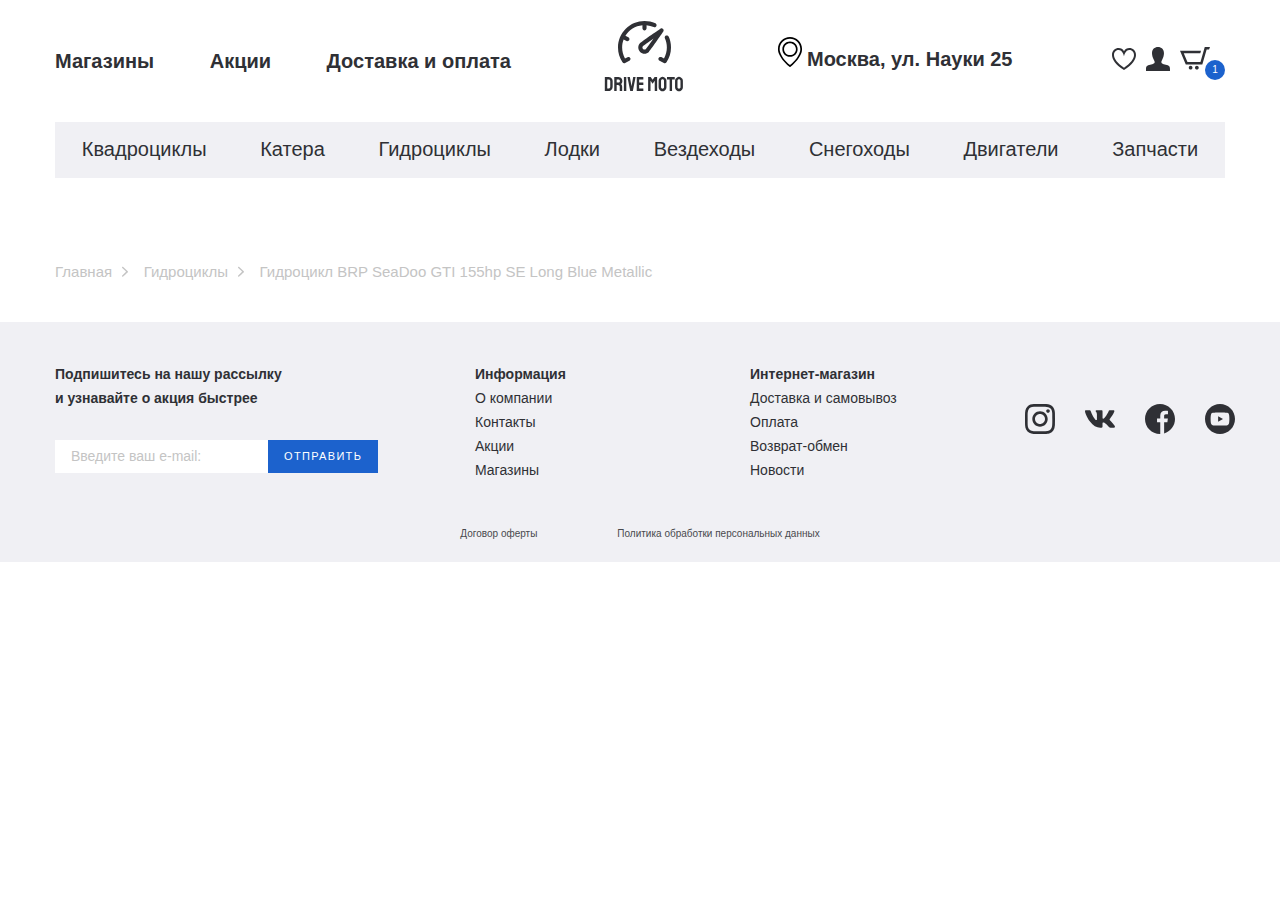
<file: product-page.html>
<!DOCTYPE html>
<html lang="en">
	<head>
		<meta charset="UTF-8" />
		<meta name="viewport" content="width=device-width, initial-scale=1.0" />
		<meta http-equiv="X-UA-Compatible" content="ie=edge" />
		<title>Document</title>
		<link rel="stylesheet" href="css/normalize.css" />
		<link rel="stylesheet" href="css/slick.css" />
		<link rel="stylesheet" href="css/fonts.css" />
		<link rel="preconnect" href="https://fonts.gstatic.com" />
		<link href="https://fonts.googleapis.com/css2?family=Barlow:wght@400;700&display=swap" rel="stylesheet" />
		<link rel="stylesheet" href="css/style.css" />
	</head>
	<body>
		<!-- Header -->
		<header class="header">
			<div class="header__top">
				<div class="container">
					<div class="header__top-inner">
						<nav class="menu">
							<ul class="menu__list">
								<li class="menu__item">
									<a href="##" class="menu__link">Магазины</a>
								</li>
								<li class="menu__item">
									<a href="#" class="menu__link">Акции</a>
								</li>
								<li class="menu__item">
									<a href="#" class="menu__link">Доставка и оплата</a>
								</li>
							</ul>
						</nav>
						<a href="#" class="logo">
							<img src="images/logo.svg" alt="logo" class="logo__img" />
						</a>
						<div class="header__profile">
							<p class="header__adress">Москва, ул. Науки 25</p>
							<ul class="user-list">
								<li class="user-list__item">
									<a href="#" class="user-list__link">
										<img src="images/heart.svg" alt="favorite" />
									</a>
								</li>
								<li class="user-list__item">
									<a href="#" class="user-list__link">
										<img src="images/user.svg" alt="user" />
									</a>
								</li>
								<li class="user-list__item">
									<a href="#" class="user-list__link basket">
										<img src="images/basket.svg" alt="basket" />
										<p class="basket__num">1</p>
									</a>
								</li>
							</ul>
						</div>
					</div>
				</div>
			</div>
			<div class="header__bottom">
				<div class="container">
					<ul class="menu-categories">
						<li class="menu-categories__item">
							<a href="#" class="menu-categories__link">Квадроциклы</a>
						</li>
						<li class="menu-categories__item">
							<a href="#" class="menu-categories__link">Катера</a>
						</li>
						<li class="menu-categories__item">
							<a href="#" class="menu-categories__link">Гидроциклы</a>
						</li>
						<li class="menu-categories__item">
							<a href="#" class="menu-categories__link">Лодки</a>
						</li>
						<li class="menu-categories__item">
							<a href="#" class="menu-categories__link">Вездеходы</a>
						</li>
						<li class="menu-categories__item">
							<a href="#" class="menu-categories__link">Снегоходы</a>
						</li>
						<li class="menu-categories__item">
							<a href="#" class="menu-categories__link">Двигатели</a>
						</li>
						<li class="menu-categories__item">
							<a href="#" class="menu-categories__link">Запчасти</a>
						</li>
					</ul>
				</div>
			</div>
		</header>
		<!-- Header end -->

		<div class="breadcrumbs">
			<div class="container">
				<ul class="breadcrumbs__list">
					<li class="breadcrumbs__list-item"><a href="#">Главная</a></li>
					<li class="breadcrumbs__list-item"><a href="#">Гидроциклы</a></li>
					<li class="breadcrumbs__list-item"><div href="#">Гидроцикл BRP SeaDoo GTI 155hp SE Long Blue Metallic</div></li>
				</ul>
			</div>
		</div>

		<footer class="footer">
			<div class="container">
				<div class="footer__top"></div>
				<div class="footer__top-inner">
					<div class="footer__top-item footer__top-newsletter">
						<div class="footer__top-title">
							<h4>
								Подпишитесь на нашу рассылку <br />
								и узнавайте о акция быстрее
							</h4>
							<form class="footer__top-form">
								<input type="text" class="footer__top-form-input-email" placeholder="Введите ваш e-mail:" />
								<input type="submit" class="footer__top-form-input-submit" value="Отправить" />
							</form>
						</div>
					</div>
					<div class="footer__top-item">
						<div class="footer__top-title">
							<h4>Информация</h4>
							<ul class="footer-list">
								<li class="footerlist__item"><a class="footer-list__link" href="#">О компании</a></li>
								<li class="footerlist__item"><a class="footer-list__link" href="#">Контакты</a></li>
								<li class="footerlist__item"><a class="footer-list__link" href="#">Акции</a></li>
								<li class="footerlist__item"><a class="footer-list__link" href="#">Магазины</a></li>
							</ul>
						</div>
					</div>
					<div class="footer__top-item">
						<div class="footer__top-title">
							<h4>Интернет-магазин</h4>
							<ul class="footer-list">
								<li class="footer-list__item"><a class="footer-list__link" href="#"> Доставка и самовывоз</a></li>
								<li class="footer-list__item"><a class="footer-list__link" href="#">Оплата</a></li>
								<li class="footer-list__item"><a class="footer-list__link" href="#">Возврат-обмен</a></li>
								<li class="footer-list__item"><a class="footer-list__link" href="#">Новости</a></li>
							</ul>
						</div>
					</div>
					<div class="footer__top-item">
						<ul class="footer__social-list">
							<li class="footer__social-list-item">
								<a href="#" class="footer__social-list-link instagram">
									<img src="./images/instagram.svg" alt="instagram" />
								</a>
							</li>
							<li class="footer__social-list-item">
								<a href="#" class="footer__social-list-link vk">
									<img src="./images/vk .svg" alt="vk" />
								</a>
							</li>
							<li class="footer__social-list-item">
								<a href="#" class="footer__social-list-link facebook">
									<img src="./images/facebook.svg" alt="facebook" />
								</a>
							</li>
							<li class="footer__social-list-item">
								<a href="#" class="footer__social-list-link youtube">
									<img src="./images/youtube.svg" alt="youtube" />
								</a>
							</li>
						</ul>
					</div>
				</div>
				<div class="footer__bottom">
					<a class="footer__bottom-link" href="#">Договор оферты</a>
					<a class="footer__bottom-link" href="#">Политика обработки персональных данных</a>
				</div>
			</div>
		</footer>

		<script src="js/jquery-3.4.1.min.js"></script>
		<script src="js/slick.min.js"></script>
		<script src="js/main.js"></script>
	</body>
</html>
</file>
<file: css/fonts.css>
@font-face {
  font-family: "SFProDisplay-Regular", sans-serif;
  src: url("../fonts/SFProDisplay-Regular.woff2") format("woff2"),
    url("../fonts/SFProDisplay-Regular.woff") format("woff");
  font-weight: 400;
  font-style: normal;
  font-display: swap;
}

@font-face {
  font-family: "SFProDisplay-Medium", sans-serif;
  src: url("../fonts/SFProDisplay-Medium.woff2") format("woff2"),
    url("../fonts/SFProDisplay-Medium.woff") format("woff");
  font-weight: 500;
  font-style: normal;
  font-display: swap;
}

@font-face {
  font-family: "SFProDisplay-Semibold", sans-serif;
  src: url("../fonts/SFProDisplay-Semibold.woff2") format("woff2"),
    url("../fonts/SFProDisplay-Semibold.woff") format("woff");
  font-weight: 600;
  font-style: normal;
  font-display: swap;
}

@font-face {
  font-family: "SFProDisplay-Bold", sans-serif;
  src: url("../fonts/SFProDisplay-Bold.woff2") format("woff2"),
    url("../fonts/SFProDisplay-Bold.woff") format("woff");
  font-weight: 700;
  font-style: normal;
  font-display: swap;
}
</file>
<file: css/ion.rangeSlider.min.css>
/*!Ion.RangeSlider, 2.3.1, © Denis Ineshin, 2010 - 2019, IonDen.com, Build date: 2019-12-19 16:51:02*/.irs{position:relative;display:block;-webkit-touch-callout:none;-webkit-user-select:none;-khtml-user-select:none;-moz-user-select:none;-ms-user-select:none;user-select:none;font-size:12px;font-family:Arial,sans-serif}.irs-line{position:relative;display:block;overflow:hidden;outline:none !important}.irs-bar{position:absolute;display:block;left:0;width:0}.irs-shadow{position:absolute;display:none;left:0;width:0}.irs-handle{position:absolute;display:block;box-sizing:border-box;cursor:default;z-index:1}.irs-handle.type_last{z-index:2}.irs-min,.irs-max{position:absolute;display:block;cursor:default}.irs-min{left:0}.irs-max{right:0}.irs-from,.irs-to,.irs-single{position:absolute;display:block;top:0;left:0;cursor:default;white-space:nowrap}.irs-grid{position:absolute;display:none;bottom:0;left:0;width:100%;height:20px}.irs-with-grid .irs-grid{display:block}.irs-grid-pol{position:absolute;top:0;left:0;width:1px;height:8px;background:#000}.irs-grid-pol.small{height:4px}.irs-grid-text{position:absolute;bottom:0;left:0;white-space:nowrap;text-align:center;font-size:9px;line-height:9px;padding:0 3px;color:#000}.irs-disable-mask{position:absolute;display:block;top:0;left:-1%;width:102%;height:100%;cursor:default;background:rgba(0,0,0,0);z-index:2}.lt-ie9 .irs-disable-mask{background:#000;filter:alpha(opacity=0);cursor:not-allowed}.irs-disabled{opacity:.4}.irs-hidden-input{position:absolute !important;display:block !important;top:0 !important;left:0 !important;width:0 !important;height:0 !important;font-size:0 !important;line-height:0 !important;padding:0 !important;margin:0 !important;overflow:hidden;outline:none !important;z-index:-9999 !important;background:none !important;border-style:solid !important;border-color:transparent !important}.irs--flat{height:40px}.irs--flat.irs-with-grid{height:60px}.irs--flat .irs-line{top:25px;height:12px;background-color:#e1e4e9;border-radius:4px}.irs--flat .irs-bar{top:25px;height:12px;background-color:#ed5565}.irs--flat .irs-bar--single{border-radius:4px 0 0 4px}.irs--flat .irs-shadow{height:1px;bottom:16px;background-color:#e1e4e9}.irs--flat .irs-handle{top:22px;width:16px;height:18px;background-color:transparent}.irs--flat .irs-handle>i:first-child{position:absolute;display:block;top:0;left:50%;width:2px;height:100%;margin-left:-1px;background-color:#da4453}.irs--flat .irs-handle.state_hover>i:first-child,.irs--flat .irs-handle:hover>i:first-child{background-color:#a43540}.irs--flat .irs-min,.irs--flat .irs-max{top:0;padding:1px 3px;color:#999;font-size:10px;line-height:1.333;text-shadow:none;background-color:#e1e4e9;border-radius:4px}.irs--flat .irs-from,.irs--flat .irs-to,.irs--flat .irs-single{color:white;font-size:10px;line-height:1.333;text-shadow:none;padding:1px 5px;background-color:#ed5565;border-radius:4px}.irs--flat .irs-from:before,.irs--flat .irs-to:before,.irs--flat .irs-single:before{position:absolute;display:block;content:"";bottom:-6px;left:50%;width:0;height:0;margin-left:-3px;overflow:hidden;border:3px solid transparent;border-top-color:#ed5565}.irs--flat .irs-grid-pol{background-color:#e1e4e9}.irs--flat .irs-grid-text{color:#999}.irs--big{height:55px}.irs--big.irs-with-grid{height:70px}.irs--big .irs-line{top:33px;height:12px;background-color:white;background:linear-gradient(to bottom, #ddd -50%, white 150%);border:1px solid #ccc;border-radius:12px}.irs--big .irs-bar{top:33px;height:12px;background-color:#92bce0;border:1px solid #428bca;background:linear-gradient(to bottom, #ffffff 0%, #428bca 30%, #b9d4ec 100%);box-shadow:inset 0 0 1px 1px rgba(255,255,255,0.5)}.irs--big .irs-bar--single{border-radius:12px 0 0 12px}.irs--big .irs-shadow{height:1px;bottom:16px;background-color:rgba(66,139,202,0.5)}.irs--big .irs-handle{top:25px;width:30px;height:30px;border:1px solid rgba(0,0,0,0.3);background-color:#cbcfd5;background:linear-gradient(to bottom, white 0%, #B4B9BE 30%, white 100%);box-shadow:1px 1px 2px rgba(0,0,0,0.2),inset 0 0 3px 1px white;border-radius:30px}.irs--big .irs-handle.state_hover,.irs--big .irs-handle:hover{border-color:rgba(0,0,0,0.45);background-color:#939ba7;background:linear-gradient(to bottom, white 0%, #919BA5 30%, white 100%)}.irs--big .irs-min,.irs--big .irs-max{top:0;padding:1px 5px;color:white;text-shadow:none;background-color:#9f9f9f;border-radius:3px}.irs--big .irs-from,.irs--big .irs-to,.irs--big .irs-single{color:white;text-shadow:none;padding:1px 5px;background-color:#428bca;background:linear-gradient(to bottom, #428bca 0%, #3071a9 100%);border-radius:3px}.irs--big .irs-grid-pol{background-color:#428bca}.irs--big .irs-grid-text{color:#428bca}.irs--modern{height:55px}.irs--modern.irs-with-grid{height:55px}.irs--modern .irs-line{top:25px;height:5px;background-color:#d1d6e0;background:linear-gradient(to bottom, #e0e4ea 0%, #d1d6e0 100%);border:1px solid #a3adc1;border-bottom-width:0;border-radius:5px}.irs--modern .irs-bar{top:25px;height:5px;background:#20b426;background:linear-gradient(to bottom, #20b426 0%, #18891d 100%)}.irs--modern .irs-bar--single{border-radius:5px 0 0 5px}.irs--modern .irs-shadow{height:1px;bottom:21px;background-color:rgba(209,214,224,0.5)}.irs--modern .irs-handle{top:37px;width:12px;height:13px;border:1px solid #a3adc1;border-top-width:0;box-shadow:1px 1px 1px rgba(0,0,0,0.1);border-radius:0 0 3px 3px}.irs--modern .irs-handle>i:nth-child(1){position:absolute;display:block;top:-4px;left:1px;width:6px;height:6px;border:1px solid #a3adc1;background:white;transform:rotate(45deg)}.irs--modern .irs-handle>i:nth-child(2){position:absolute;display:block;box-sizing:border-box;top:0;left:0;width:10px;height:12px;background:#e9e6e6;background:linear-gradient(to bottom, white 0%, #e9e6e6 100%);border-radius:0 0 3px 3px}.irs--modern .irs-handle>i:nth-child(3){position:absolute;display:block;box-sizing:border-box;top:3px;left:3px;width:4px;height:5px;border-left:1px solid #a3adc1;border-right:1px solid #a3adc1}.irs--modern .irs-handle.state_hover,.irs--modern .irs-handle:hover{border-color:#7685a2;background:#c3c7cd;background:linear-gradient(to bottom, #ffffff 0%, #919ba5 30%, #ffffff 100%)}.irs--modern .irs-handle.state_hover>i:nth-child(1),.irs--modern .irs-handle:hover>i:nth-child(1){border-color:#7685a2}.irs--modern .irs-handle.state_hover>i:nth-child(3),.irs--modern .irs-handle:hover>i:nth-child(3){border-color:#48536a}.irs--modern .irs-min,.irs--modern .irs-max{top:0;font-size:10px;line-height:1.333;text-shadow:none;padding:1px 5px;color:white;background-color:#d1d6e0;border-radius:5px}.irs--modern .irs-from,.irs--modern .irs-to,.irs--modern .irs-single{font-size:10px;line-height:1.333;text-shadow:none;padding:1px 5px;background-color:#20b426;color:white;border-radius:5px}.irs--modern .irs-from:before,.irs--modern .irs-to:before,.irs--modern .irs-single:before{position:absolute;display:block;content:"";bottom:-6px;left:50%;width:0;height:0;margin-left:-3px;overflow:hidden;border:3px solid transparent;border-top-color:#20b426}.irs--modern .irs-grid{height:25px}.irs--modern .irs-grid-pol{background-color:#dedede}.irs--modern .irs-grid-text{color:silver;font-size:13px}.irs--sharp{height:50px;font-size:12px;line-height:1}.irs--sharp.irs-with-grid{height:57px}.irs--sharp .irs-line{top:30px;height:2px;background-color:black;border-radius:2px}.irs--sharp .irs-bar{top:30px;height:2px;background-color:#ee22fa}.irs--sharp .irs-bar--single{border-radius:2px 0 0 2px}.irs--sharp .irs-shadow{height:1px;bottom:21px;background-color:rgba(0,0,0,0.5)}.irs--sharp .irs-handle{top:25px;width:10px;height:10px;background-color:#a804b2}.irs--sharp .irs-handle>i:first-child{position:absolute;display:block;top:100%;left:0;width:0;height:0;border:5px solid transparent;border-top-color:#a804b2}.irs--sharp .irs-handle.state_hover,.irs--sharp .irs-handle:hover{background-color:black}.irs--sharp .irs-handle.state_hover>i:first-child,.irs--sharp .irs-handle:hover>i:first-child{border-top-color:black}.irs--sharp .irs-min,.irs--sharp .irs-max{color:white;font-size:14px;line-height:1;top:0;padding:3px 4px;opacity:.4;background-color:#a804b2;border-radius:2px}.irs--sharp .irs-from,.irs--sharp .irs-to,.irs--sharp .irs-single{font-size:14px;line-height:1;text-shadow:none;padding:3px 4px;background-color:#a804b2;color:white;border-radius:2px}.irs--sharp .irs-from:before,.irs--sharp .irs-to:before,.irs--sharp .irs-single:before{position:absolute;display:block;content:"";bottom:-6px;left:50%;width:0;height:0;margin-left:-3px;overflow:hidden;border:3px solid transparent;border-top-color:#a804b2}.irs--sharp .irs-grid{height:25px}.irs--sharp .irs-grid-pol{background-color:#dedede}.irs--sharp .irs-grid-text{color:silver;font-size:13px}.irs--round{height:50px}.irs--round.irs-with-grid{height:65px}.irs--round .irs-line{top:36px;height:4px;background-color:#dee4ec;border-radius:4px}.irs--round .irs-bar{top:36px;height:4px;background-color:#006cfa}.irs--round .irs-bar--single{border-radius:4px 0 0 4px}.irs--round .irs-shadow{height:4px;bottom:21px;background-color:rgba(222,228,236,0.5)}.irs--round .irs-handle{top:26px;width:24px;height:24px;border:4px solid #006cfa;background-color:white;border-radius:24px;box-shadow:0 1px 3px rgba(0,0,255,0.3)}.irs--round .irs-handle.state_hover,.irs--round .irs-handle:hover{background-color:#f0f6ff}.irs--round .irs-min,.irs--round .irs-max{color:#333;font-size:14px;line-height:1;top:0;padding:3px 5px;background-color:rgba(0,0,0,0.1);border-radius:4px}.irs--round .irs-from,.irs--round .irs-to,.irs--round .irs-single{font-size:14px;line-height:1;text-shadow:none;padding:3px 5px;background-color:#006cfa;color:white;border-radius:4px}.irs--round .irs-from:before,.irs--round .irs-to:before,.irs--round .irs-single:before{position:absolute;display:block;content:"";bottom:-6px;left:50%;width:0;height:0;margin-left:-3px;overflow:hidden;border:3px solid transparent;border-top-color:#006cfa}.irs--round .irs-grid{height:25px}.irs--round .irs-grid-pol{background-color:#dedede}.irs--round .irs-grid-text{color:silver;font-size:13px}.irs--square{height:50px}.irs--square.irs-with-grid{height:60px}.irs--square .irs-line{top:31px;height:4px;background-color:#dedede}.irs--square .irs-bar{top:31px;height:4px;background-color:black}.irs--square .irs-shadow{height:2px;bottom:21px;background-color:#dedede}.irs--square .irs-handle{top:25px;width:16px;height:16px;border:3px solid black;background-color:white;-webkit-transform:rotate(45deg);-ms-transform:rotate(45deg);transform:rotate(45deg)}.irs--square .irs-handle.state_hover,.irs--square .irs-handle:hover{background-color:#f0f6ff}.irs--square .irs-min,.irs--square .irs-max{color:#333;font-size:14px;line-height:1;top:0;padding:3px 5px;background-color:rgba(0,0,0,0.1)}.irs--square .irs-from,.irs--square .irs-to,.irs--square .irs-single{font-size:14px;line-height:1;text-shadow:none;padding:3px 5px;background-color:black;color:white}.irs--square .irs-grid{height:25px}.irs--square .irs-grid-pol{background-color:#dedede}.irs--square .irs-grid-text{color:silver;font-size:11px}
</file>
<file: css/style.css>
/* Basic reset styles */

html {
	box-sizing: border-box;
}
*,
*::before,
*::after {
	box-sizing: inherit;
	margin: 0;
	padding: 0;
}

a {
	text-decoration: none;
	color: inherit;
	display: inline-block;
}

ul,
li {
	margin: 0;
	padding: 0;
	list-style: none;
}

h1,
h2,
h3,
h4,
h5,
h6 {
	margin: 0;
}
p {
	margin: 0;
}

body {
	color: #2f3035;
	font-family: "SFProDisplay-Regular", sans-serif;
	font-size: 20px;
	line-height: 24px;
	font-weight: 400;
}

.container {
	max-width: 1200px;
	padding: 0 15px;
	margin: 0 auto;
}

.page-section {
	margin-bottom: 80px;
}

/* header section */

.header {
}
.header__top {
}
.header__top-inner {
	display: flex;
	justify-content: space-between;
	align-items: center;
	min-height: 122px;
	font-family: "SFProDisplay-Bold", sans-serif;
	font-weight: 700;
}
.menu {
}
.menu__list {
}
.menu__item {
	display: inline-block;
}
.menu__item + .menu__item {
	padding-left: 50px;
}
.menu__link {
}
.logo {
}
.logo__img {
}
.header__profile {
	display: flex;
}
.header__adress {
	margin-right: 60px;
	width: 265px;
	padding-left: 30px;
	position: relative;
}

.header__adress::before {
	content: "";
	position: absolute;
	background-image: url("../images/adress-icon.svg");
	background-repeat: no-repeat;
	width: 30px;
	height: 30px;
	left: 0;
	top: -10px;
}

.user-list {
	margin-right: 15px;
	display: flex;
	align-items: center;
}
.user-list__item {
	display: inline-block;
	padding-left: 10px;
}
.basket {
	position: relative;
}

.basket__num {
	position: absolute;
	display: inline-block;
	width: 20px;
	height: 20px;
	font-family: "SFProDisplay-Medium", sans-serif;
	font-size: 10px;
	line-height: 20px;
	font-weight: 500;
	color: #fff;
	background-color: #1c62cd;
	border-radius: 50%;
	text-align: center;
	bottom: -5px;
	right: -15px;
}
.user-list__link {
}
.header__bottom {
	margin-bottom: 80px;
}
.header__bottom-inner {
	display: flex;
	justify-content: space-between;
	align-items: center;
	background-color: #f0f0f4;
	min-height: 53px;
}
.menu-categories {
	display: flex;
	justify-content: space-around;
	background-color: #f0f0f4;
	min-height: 53px;
	align-items: center;
}
.menu-categories__item {
}
.menu-categories__link {
	transition: all 0.3s linear;
	font-weight: 400;
	padding: 15px 0 14px;
	position: relative;
	border-bottom: 3px solid transparent;
}

.menu-categories__link::before {
	content: "";
	position: absolute;
	width: 0;
	left: auto;
	right: 0;
	bottom: -3px;
	background-color: #1c62cd;
	height: 3px;
	transition: all 0.3s linear;
}

.menu-categories__link:hover {
	font-family: "SFProDisplay-Semibold", sans-serif;
	border-bottom: 3px solid #1c62cd;
}

.menu-categories__link:hover::before {
	width: 100%;
	right: auto;
	left: 0;
}

/* Banner & Slider  */

.banner-section__slider-img {
	object-fit: contain;
	min-height: 400px;
}
.banner-section__inner {
	display: flex;
	justify-content: space-between;
}
.banner-section__slider {
	max-width: 870px;
	position: relative;
}

.banner-section__slider-btn,
.product-slider__slider-btn {
	position: absolute;
	top: 50%;
	transform: translateY(-50%);
	background-color: transparent;
	border: 0;
	margin: 0;
	padding: 0;
	outline: 0;
	cursor: pointer;
	z-index: 5;
}

/* Slick slider */
.banner-section__slider-ptnprev {
	left: 20px;
}
.banner-section__slider-ptnnext {
	right: 20px;
}

.slick-dots {
	position: absolute;
	bottom: 40px;
	left: 0;
	right: 0;
	text-align: center;
}

.slick-dots li {
	display: inline-block;
	padding: 0 5px;
}

.slick-dots button {
	padding: 0;
	font-size: 0;
	width: 11px;
	height: 11px;
	border: 1px solid #fff;
	border-radius: 50%;
	background-color: transparent;
}

li.slick-active button {
	background-color: #fff;
}

/* Slick slider End */
.sale-item {
	min-width: 265px;
	text-align: center;
	border: 1px solid #cdcdcd;
	border-radius: 3px;
	display: flex;
	flex-direction: column;
	justify-content: space-between;
}

.sale-item__top {
	display: flex;
	justify-content: space-between;
	align-items: flex-start;
}

.sale-item__info {
	background-color: #1c62cd;
	color: #fff;
	text-transform: uppercase;
	padding: 8px 20px;
	font-size: 12px;
	line-height: 15px;
	letter-spacing: 0.1em;
}
.sale-item__price {
	text-align: right;
}
.price {
	font-family: "Barlow", sans-serif;
}
.sale-item__price-new {
	font-weight: 700;
	font-size: 27px;
	line-height: 32px;
	color: #1c62cd;
	margin-right: 6px;
	padding-right: 20px;
	position: relative;
}

.sale-item__price-new::after {
	content: "";
	background-image: url("../images/rouble.svg");
	position: absolute;
	right: 0;
	width: 16px;
	height: 18px;
	top: 9px;
	bottom: 0;
}

.sale-item__price-old {
	font-weight: 400;
	font-size: 14px;
	line-height: 17px;
	color: #c4c4c4;
	text-align: right;
	margin-right: 6px;
	padding-right: 15px;
	padding-bottom: 2px;
	position: relative;
	display: inline-block;
}

.sale-item__price-old::before {
	content: "";
	width: 50%;
	height: 1px;
	background-color: #c4c4c4;
	display: inline-block;
	position: absolute;
	z-index: 2;
	bottom: -2px;
	transform: rotate(-18deg);
	transform-origin: left;
}

.sale-item__price-old::after {
	content: "";
	background-image: url("../images/rouble-gray.svg");
	position: absolute;
	right: 0;
	width: 8px;
	height: 10px;
	top: 4px;
	bottom: 0;
}

.sale__photo {
	display: flex;
	justify-content: center;
	text-align: center;
}
.sale-item__img {
	display: block;
	object-fit: contain;
}
.sale-item__footer {
	height: 99px;
	background: #f0f0f4;
	display: flex;
	justify-content: center;
	flex-direction: column;
	align-items: center;
}

.sale-item-title {
	font-family: "SFProDisplay-Bold", sans-serif;
	font-weight: 700;
	font-size: 18px;
	line-height: 21px;
	text-align: center;
	color: #2f3035;
	margin-bottom: 7px;
}
.sale-item__footer span {
	font-family: "Barlow", sans-serif;
	font-weight: 700;
	font-size: 18px;
	line-height: 22px;
	text-align: center;
	color: #1c62cd;
}

/* Banner section end  */

/* search section  */

.search {
}

.search__tabs {
	margin-bottom: 25px;
}
.search__tabs-item {
	padding: 11px 26px 12px;
	font-size: 20px;
	line-height: 24px;
	color: #2f3035;
}

.search__tabs-item.tab--active {
	background: #f0f0f4;
	border-radius: 5px;
	font-weight: 700;
}
.search__content {
}

.tabs-content {
	display: none;
}

.tabs-content.tabs-content--active {
	display: block;
}
.search__content-form {
	display: flex;
}

.search__content-input {
	width: 100%;
	background: #f0f0f4;
	border-radius: 3px;
	padding: 15px 20px;
	border: none;
	outline: none;
	font-family: "SFProDisplay-Regular", sans-serif;
	font-style: normal;
	font-weight: 400;
	font-size: 16px;
	line-height: 19px;
	color: #656464;
}
.search__content-input::placeholder {
	color: #656464;
}

.search__content-btn {
	font-family: "SFProDisplay-Bold", sans-serif;
	font-style: normal;
	font-weight: 700;
	font-size: 14px;
	line-height: 17px;
	letter-spacing: 0.12em;
	text-transform: uppercase;
	color: #ffffff;
	border-radius: 3px;
	padding: 17px 41px;
	background: #1c62cd;
	border: none;
	outline: none;
	margin-left: -3px;
}
/* Search section end  */

/* Categories section  */

.categories {
}

.categories__inner {
	display: flex;
	justify-content: space-between;
	flex-wrap: wrap;
}
.categories__item {
	margin-bottom: 30px;
	background: #ffffff;
	border: 1px solid #cdcdcd;
	border-radius: 3px;
	width: 370px;
	display: flex;
	padding: 20px 20px 16px 20px;
	justify-content: space-between;
	transition: all 0.2s linear;
}

.categories__item:hover,
.categories__item--active,
.product-item:hover {
	box-shadow: 3px 3px 20px rgba(50, 50, 50, 0.25);
	border: 1px solid transparent;
}

.categories__item-info {
	width: 40%;
	display: flex;
	flex-direction: column;
	justify-content: space-between;
}
.categories__item-title {
	font-family: "Barlow", sans-serif;
	font-style: normal;
	font-weight: 700;
	font-size: 23px;
	line-height: 28px;
	color: #2f3035;
	transition: all 0.3s linear;
}

.categories__item--active .categories__item-title,
.categories__item:hover .categories__item-title {
	color: #1c62cd;
}
.categories__item-text {
	font-style: normal;
	font-weight: 400;
	font-size: 14px;
	line-height: 17px;
	color: #c4c4c4;
}
.categories__item-text::after {
	content: url("../images/chevron-right.svg");
	display: inline-block;
	padding-left: 5px;
}
.categories__item-img {
	text-align: center;
	width: 60%;
}
.categories__item-img img {
	max-width: 100%;
}

/* Categories section end */

/* Products Section  */

.products {
	margin-bottom: 80px;
}

.products__inner {
}
.products-title {
	font-family: "Barlow", sans-serif;
	font-style: normal;
	font-weight: bold;
	font-size: 25px;
	line-height: 30px;
	color: #2f3035;
	margin-bottom: 25px;
}
.tabs-wrapper {
	margin-bottom: 35px;
}
.tabs {
}
.products__tabs {
	margin-bottom: 25px;
}
.tab {
}
.products__tab + .products__tab {
	margin-left: 50px;
}
.products__tab {
	padding-bottom: 12px;
}
.products__tab.tab--active {
	border-bottom: 2px solid #1c62cd;
}
.tabs-container {
}
.products__container {
}
.tabs-content {
}
.products__content {
}
.tabs-content--active {
}
.product-slider {
	display: flex;
}
.product-slider__item {
}
.product-item__wrapper {
	position: relative;
	width: 271px;
}
.product-item__wrapper--list {
	width: 100%;
}
.product-item {
	min-height: 400px;
	border: 1px solid #cdcdcd;
	border-radius: 3px;
	text-align: center;
	padding: 52px 20px 31px 20px;
	display: block;
}
.product-item:hover h4,
.product-item:hover p {
	color: #1c62cd;
}

.product-item__hover-text {
	font-weight: 400;
	font-size: 20px;
	line-height: 24px;
	text-align: center;
	color: #2f3035;
	display: inline-block;
	background-color: rgba(255, 255, 255, 0.9);
	box-shadow: 0 0 15px rgba(0, 0, 0, 0.2);
	border-radius: 3px;
	padding: 17px 21px;
	position: absolute;
	top: 30%;
	opacity: 0;
	transition: opacity 0.2s linear;
}
.product-item:hover .product-item__hover-text {
	opacity: 1;
	color: #2f3035;
}

.product-item__favorite {
	position: absolute;
	top: 16px;
	right: 19px;
	border: none;
	outline: none;
	background: transparent;
	cursor: pointer;
	width: 24px;
	height: 22px;
}

.product-item__favorite::before {
	content: "";
	position: absolute;
	width: 24px;
	height: 22px;
	top: 0;
	left: 0;
	z-index: 5;
	background: url("../images/heart.svg") center center no-repeat;
}

.product-item__favorite--added::before {
	background-image: url("../images/heart-added.svg");
}

.product-item__favorite-img {
}

.product-item-img {
}
.product-item__title {
	padding: 14px 0 25px 0;
	font-style: normal;
	font-weight: 400;
	font-size: 18px;
	line-height: 21px;
	text-align: center;
	color: #2f3035;
}
.product-item__price {
	font-weight: 700;
	font-size: 30px;
	line-height: 36px;
	text-align: center;
	color: #2f3035;
	position: relative;
}
.product-item__price::after {
	content: "₽";
	padding-left: 10px;
}
.product-item__basket {
	position: absolute;
	right: 0;
	bottom: 0;
	width: 60px;
	height: 40px;
	background-color: #1c62cd;
	border-radius: 10px 0 0 0;
	border: none;
	outline: none;
	color: #ffffff;
	display: flex;
	justify-content: center;
	align-items: center;
	cursor: pointer;
	z-index: 10;
}
.product-item--sale::after {
	content: "SALE";
	padding: 7px 15px;
	background-color: #1c62cd;
	font-weight: 400;
	font-size: 12px;
	text-transform: uppercase;
	line-height: 14px;
	letter-spacing: 0.07em;
	color: #ffffff;
	position: absolute;
	top: 0;
	left: 0;
}
.product-item__wrapper.product-item__unavaiable .product-item__price {
	display: none;
}

.product-item__notify-text {
	display: none;
	font-weight: 700;
	font-size: 18px;
	line-height: 21px;
	text-align: center;
	color: #2f3035;
	padding-bottom: 13px;
}
.product-item:hover .product-item__notify-text {
	color: #2f3035;
}
.product-item__wrapper.product-item__unavaiable .product-item__notify-text {
	display: block;
}
.product-item__wrapper.product-item__unavaiable .product-item__basket {
	display: none;
}
.product-item__notify-link {
	font-weight: 400;
	font-size: 16px;
	line-height: 19px;
	color: #1c62cd;
	text-decoration: underline;
	display: none;
	position: absolute;
	bottom: 20px;
	text-align: center;
	left: 0;
	right: 0;
}
.product-item__wrapper.product-item__unavaiable .product-item__title {
	padding-bottom: 12px;
}

.product-item__wrapper.product-item__unavaiable .product-item__notify-link {
	display: block;
}

/* Slick slider */
.product-slider__slider-ptnprev {
	left: -40px;
}
.product-slider__slider-ptnnext {
	right: -40px;
}

.slick-slide img {
	display: inline-block;
}
.product-more {
	text-align: center;
	margin: 35px 0 0 0;
}
.product-more__link {
	font-size: 15px;
	line-height: 18px;
	text-align: center;
	letter-spacing: 0.12em;
	text-transform: uppercase;
	color: #2f3035;
	padding: 16px 43px;
	background: #f0f0f4;
	cursor: pointer;
}

/* Products Section End */

/* Banner Section */

.banner {
	margin-bottom: 80px;
}
.banner .container {
}
.banner__link {
}

/* Banner Section End */

/* Footer Section  */

.footer {
	background-color: #f0f0f4;
	font-style: normal;
	font-weight: 400;
	font-size: 14px;
	color: #2f3035;
}
.footer__top {
	padding-top: 40px;
}
.footer__top-inner {
	display: flex;
	justify-content: space-between;
}
.footer__top-item {
	width: 200px;
}
.footer__top-newsletter.footer__top-item {
	width: 295px;
	font-style: normal;
	font-weight: 700;
	font-size: 14px;
	color: #2f3035;
	margin-right: 50px;
}
.footer__top-title {
	font-weight: 400;
}
.footer__top-form {
	margin-top: 30px;
	display: flex;
	justify-content: space-between;
}
.footer__top-form-input-email {
	border: none;
	outline: none;
	font-size: 14px;
	line-height: 17px;
	padding: 8px 16px;
}
.footer__top-form-input-email::placeholder {
	color: #c4c4c4;
}
.footer__top-form-input-submit {
	text-transform: uppercase;
	padding: 8px 16px;
	border: none;
	outline: none;
	background: #1c62cd;
	font-size: 11px;
	text-align: center;
	letter-spacing: 0.12em;
	color: #ffffff;
	cursor: pointer;
}
.footer-list {
}
.footer-list__item {
}
.footer-list__link {
}
.footer__social-list {
	display: flex;
	justify-content: space-between;
	align-items: center;
	height: 100%;
}
.footer__social-lis,
.footer-list__item {
	width: 250px;
}

.footer__social-list-item + .footer__social-list-item {
	margin-left: 30px;
}

footer__social-list-item,
footer__social-list-item a {
	display: inline-block;
}
.instagram {
}
.vk {
}
.facebook {
}
.youtube {
}
.footer__bottom {
	padding: 46px 0 22px 0;
	display: flex;
	justify-content: center;
}
.footer__bottom-link {
	color: #48494d;
	margin: 0 40px;
	font-size: 10px;
	line-height: 12px;
}
/* Footer Section End */

/* Catalog page  */
/* breadcrumbs */
.breadcrumbs {
	margin-bottom: 40px;
}
.breadcrumbs__list {
	position: relative;
}
.breadcrumbs__list-item {
	display: inline-block;
	padding-right: 16px;
	margin-right: 10px;
	position: relative;
	font-weight: normal;
	font-size: 15px;
	line-height: 18px;
	color: #c4c4c4;
}
.breadcrumbs__list-item::after {
	content: "";
	background: url("../images/breadcrumbs.svg") center center no-repeat;
	position: absolute;
	right: 0;
	top: 3px;
	width: 6px;
	height: 11px;
	display: inline-block;
}

.breadcrumbs__list-item:last-child::after {
	display: none;
}

/* breadcrumbs end  */

/* Catalog Section */

.catalog {
	margin-bottom: 100px;
}
.catalog__title {
	font-weight: 700;
	font-size: 30px;
	line-height: 36px;
	margin-bottom: 26px;
	font-family: "SFProDisplay-Bold", sans-serif;
}
.catalog__filter-row {
	display: flex;
	justify-content: space-between;
	align-items: center;
	margin-bottom: 50px;
}
.catalog__filter-items {
}
.catalog__filter-items button {
	background: #f0f0f4;
	border-radius: 3px;
	padding: 4px 22px;
	border: none;
	outline: none;
	cursor: pointer;
}
.catalog__filter-items button + button {
	margin-left: 8px;
}
.catalog__filter-display-option {
	display: flex;
	justify-content: space-between;
	align-items: center;
}
.filter-style.select__item {
	border: 1.5px solid #D7D9DF;
	box-sizing: border-box;
	font-size: 14px;
	line-height: 17px;
	color: #2F3035;
	padding: 8px 10px 8px 20px;
	margin-right: 30px;
}
	
.catalog__filter-display-option button {
	margin-left: 10px;
	margin-top: 10px;
}

.catalog__filter-btngrid,
.catalog__filter-btnrow {
	display: inline-block;
	width: 25px;
	height: 32px;
	background-repeat: no-repeat;
	background-position: top center;
	background-color: transparent;
	border: none;
	outline: none;
	cursor: pointer;
	opacity: .3;
}
.catalog__filter-btn--active {
	opacity: 1;
}
.catalog__filter-btngrid {
	background-image: url("../images/btngrid.svg");
}
.catalog__filter-btnrow {
	background-image: url("../images/btnrow.svg");
}
/* Catalog Section end */

.catalog__inner {
	display: flex;
}
.catalog__inner-list {
	display: flex;
	justify-content: space-between;
	flex-wrap: wrap;
}
.product-item__wrapper img {
	max-width: 100%;
}

.catalog__inner-aside {
	min-width: 290px;
}
.catalog__inner-list .product-item__wrapper {
	margin-bottom: 30px;
}
.pagination {
	width: 100%;
	margin-top: 70px;
}
.pagination-list {
	display: flex;
	justify-content: center;
}

.pagination-list__item {
	padding: 6px 12px;
	border: 2px solid transparent;
	margin: 0 11px;
}
.pagination-list__item.active {
	border-color: #1c62cd;
}
.pagination-list__item.active a {
	color: #1c62cd;
	font-weight: 700;
}

.pagination-list__item a {
	display: block;
	font-family: Barlow, sans-serif;
	font-weight: 400;
	font-size: 18px;
	line-height: 22px;
	color: #c4c4c4;
}

.aside-filter__tabs {
	display: flex;
	justify-content: space-between;
}
.catalog__inner-aside .tabs-wrapper {
	padding-right: 10px;
}
.aside-filter__tab {
	font-family: "SFProDisplay-Bold", sans-serif;
	font-weight: 400;
	font-size: 16px;
	line-height: 19px;
	letter-spacing: 0.09em;
	text-transform: uppercase;
	color: #c4c4c4;
	width: 50%;
}

.aside-filter__tab.tab--active {
	color: #2f3035;
	font-weight: 700;
}

.aside-filter__tab.tab--active span {
	display: inline-block;
	padding-bottom: 5px;
	border-bottom: 2px solid #1c62cd;
}

.aside-filter__item-drop {
	margin: 40px 0;
}

.aside-filter__item-title {
	font-family: "SFProDisplay-Semibold", sans-serif;
	font-weight: 600;
	font-size: 16px;
	line-height: 19px;
	padding-left: 26px;
}
.filter__item-drop {
	position: relative;
	cursor: pointer;
}
.filter__item-drop::before {
	content: "";
	background-image: url("../images/arrow-down.svg");
	position: absolute;
	left: 0;
	bottom: 5px;
	width: 12px;
	height: 8px;
	transform: rotate(0deg);
}
.filter__item-drop--active::before {
	transform: rotate(180deg);
}
.aside-filter__content {
	display: flex;
	flex-wrap: wrap;
	margin-top: 10px;
}
.aside-filter__content-box {
	width: 50%;
	margin-bottom: 10px;
}

.aside-filter__content-label {
	font-weight: 400;
	font-size: 14px;
	line-height: 17px;
	cursor: pointer;
}

.jq-checkbox,
.jq-radio {
	background: #fff;
	width: 14px;
	height: 14px;
	border: 1px solid #c4c4c4;
	border-radius: 1px;
	outline: none;
	box-shadow: none;
	vertical-align: -1px;
	margin: 0 8px 0 0;
}
.jq-checkbox.checked,
.jq-radio.checked {
	background: #1c62cd;
	border: none;
}

.jq-checkbox.checked .jq-checkbox__div {
	width: 8px;
	height: 6px;
	margin: 3px 0 0 3px;
	border-bottom: none;
	border-left: none;
	transform: rotate(0deg);
	background-image: url("../images/checked-icon.svg");
}

.jq-radio.checked .jq-radio__div {
	width: 0;
	height: 0;
	margin: 0;
	border-radius: 0;
	background: transparent;
	box-shadow: none;
}

.aside-filter__content.aside-filter__content-radio {
	flex-wrap: nowrap;
}

.irs--flat {
	width: 100%;
	margin-top: -15px;
}
.irs-with-grid .irs-grid {
	display: none;
}
.irs--flat .irs-min,
.irs--flat .irs-max {
	top: 55px;
	padding: 0;
	color: #2f3035;
	text-shadow: none;
	background-color: transparent;
	border-radius: 0px;
	font-family: "Barlow", sans-serif;
	font-size: 14px;
	line-height: 17px;
	text-decoration-line: underline;
	visibility: visible !important;
	padding-left: 27px;
}

.irs-min::before,
.irs-max::before {
	position: absolute;
	font-size: 14px;
	line-height: 17px;
	text-decoration: none;
	color: #c4c4cc;
	left: 0;
}

.irs-min::before {
	content: "от";
}
.irs-max::before {
	content: "до";
}

.irs--flat .irs-line {
	top: 25px;
	height: 1px;
	background-color: #e0e0e0;
	border-radius: 0px;
}
.irs--flat .irs-bar {
	top: 25px;
	height: 3px;
	background-color: #1c62cd;
}
.irs--flat .irs-handle {
	top: 22px;
	width: 8px;
	height: 8px;
	background-color: #1c62cd;
	border-radius: 50%;
}

.irs--flat .irs-handle > i:first-child,
.irs--flat .irs-handle.state_hover > i:first-child,
.irs--flat .irs-handle:hover > i:first-child {
	background-color: transparent;
}
.irs--flat .irs-from,
.irs--flat .irs-to,
.irs--flat .irs-single {
	background-color: #1c62cd;
}
.irs--flat .irs-from:before,
.irs--flat .irs-to:before,
.irs--flat .irs-single:before {
	border-top-color: #1c62cd;
}

.aside-filter__item-list {
	margin: 80px 0 40px;
}
.filter__item-list {
	display: flex;
	justify-content: space-between;
	border-bottom: 2px solid #c4c4c4;
	padding-top: 34px;
}
.filter__item-list-title {
	font-family: "SFProDisplay-Semibold", sans-serif;
	font-size: 16px;
	line-height: 19px;
	padding-bottom: 14px;
	padding-left: 20px;
	font-weight: 600;
}
.filter__item-list-select {
	font-family: "Barlow", sans-serif;
	font-size: 14px;
	line-height: 17px;
	color: #48494d;
}
.jq-selectbox__select:hover,
.jq-selectbox__select:active {
	background: transparent;
	box-shadow: none;
}

.jq-selectbox__select {
	font-family: "Barlow", sans-serif;
	font-size: 14px;
	line-height: 17px;
	color: #48494d;
	height: 20px;
	padding: 0 20px 0 10px;
	border: none;
	border-radius: 0;
	background: transparent;
	box-shadow: none;
	text-shadow: none;
}
.jq-selectbox__trigger {
	position: absolute;
	top: 6px;
	right: 9px;
	width: 34px;
	height: 100%;
	border-left: none;
}
.jq-selectbox.focused .jq-selectbox__select {
	border: none;
}

.jq-selectbox__trigger {
	background-image: url("../images/arrow-down.svg");
	bottom: 5px;
	width: 12px;
	height: 8px;
}

.jq-selectbox__trigger-arrow {
	position: absolute;
	top: 14px;
	right: 12px;
	width: 0;
	height: 0;
	border: none;
}
.jq-selectbox li:hover,
.jq-selectbox li.selected {
	background: rgba(107, 126, 172, 0.05);
	color: rgba(0, 0, 0, 0.6);
}
.jq-selectbox li {
	color: rgba(0, 0, 0, 0.6);
}
.jq-selectbox__dropdown {
	border-radius: none;
	padding-top: 15px;
}

.aside-filter__filter-more {
	width: 100%;
}
.aside-filter__filter-more-btn {
	font-size: 14px;
	line-height: 17px;
	text-decoration: none;
	color: #1c62cd;
	outline: none;
	border: none;
	border-bottom: 1px solid #1c62cd;
	background: transparent;
	cursor: pointer;
}
.filter-search {
	width: 100%;
	border: 1px solid #e0e0e0;
	height: 30px;
	padding: 0 20px;
	font-size: 12px;
	line-height: 14px;
	margin-top: 10px;
	margin-bottom: 20px;
}
.filter-search::placeholder {
	color: #bdbec2;
}
.btn-checked .aside-filter__content {
	flex-wrap: nowrap;
	justify-content: space-between;
}
.btn-checked .aside-filter__content-box {
	width: auto;
}

.btn-checked .aside-filter__content-label {
	position: relative;
	height: 25px;
	width: 63px;
	font-size: 12px;
	line-height: 14px;
	letter-spacing: 0.07em;
	color: #c4c4c4;
}
.btn-checked__text {
	position: absolute;
	top: -7px;
	left: 50%;
	transform: translateX(-57%);
	z-index: 5;
}
.btn-checked .jq-checkbox {
	background-color: #f0f0f4;
	height: 25px;
	width: 63px;
	border: none;
}

.btn-checked .jq-checkbox.checked {
	background-color: #1c62cd;
	color: #fff;
}
.btn-checked .jq-checkbox.checked ~ .btn-checked__text {
	color: #fff;
}
.btn-checked .jq-checkbox.checked .jq-checkbox__div {
	display: none;
}
.filter-btn__send {
	background: #f0f0f4;
	padding: 16px 85px;
	text-transform: uppercase;
	display: inline-block;
	font-size: 15px;
	line-height: 18px;
	text-align: center;
	letter-spacing: 0.12em;
	color: #bdbec2;
	border: none;
	outline: none;
	cursor: pointer;
	margin-bottom: 15px;
}
.filter-btn__send--active {
	background-color: #1c62cd;
	color: #fff;
}
.aside-filter__item-btn {
	text-align: center;
	font-size: 13px;
	line-height: 16px;
	color: #2F3035;

}
.filter__extra {
	font-size: 13px;
	line-height: 16px;
	color: #2F3035;
	position: relative;
	padding-right: 29px;
	display: inline-block;
}

.filter__extra::after {
	content: '';
	position: absolute;
	right: 0;
	top: 3px;
	width: 12px;
	height: 8px;
	background-image: url('../images/arrow-down.svg');
}
.filter__extra-content {
	display: none;
}
.filter__extra.filter__item-drop--active::after {
	transform: rotate(180deg);
}

.filter-btn__reset {
	background-color: transparent;
	padding: 0;
	border: none;
	border-bottom: 1px solod #c4c4c4;
	outline: none;
	font-size: 13px;
	line-height: 16px;
	text-decoration-line: underline;
	color: #C4C4C4;
	cursor: pointer;
}
</file>
